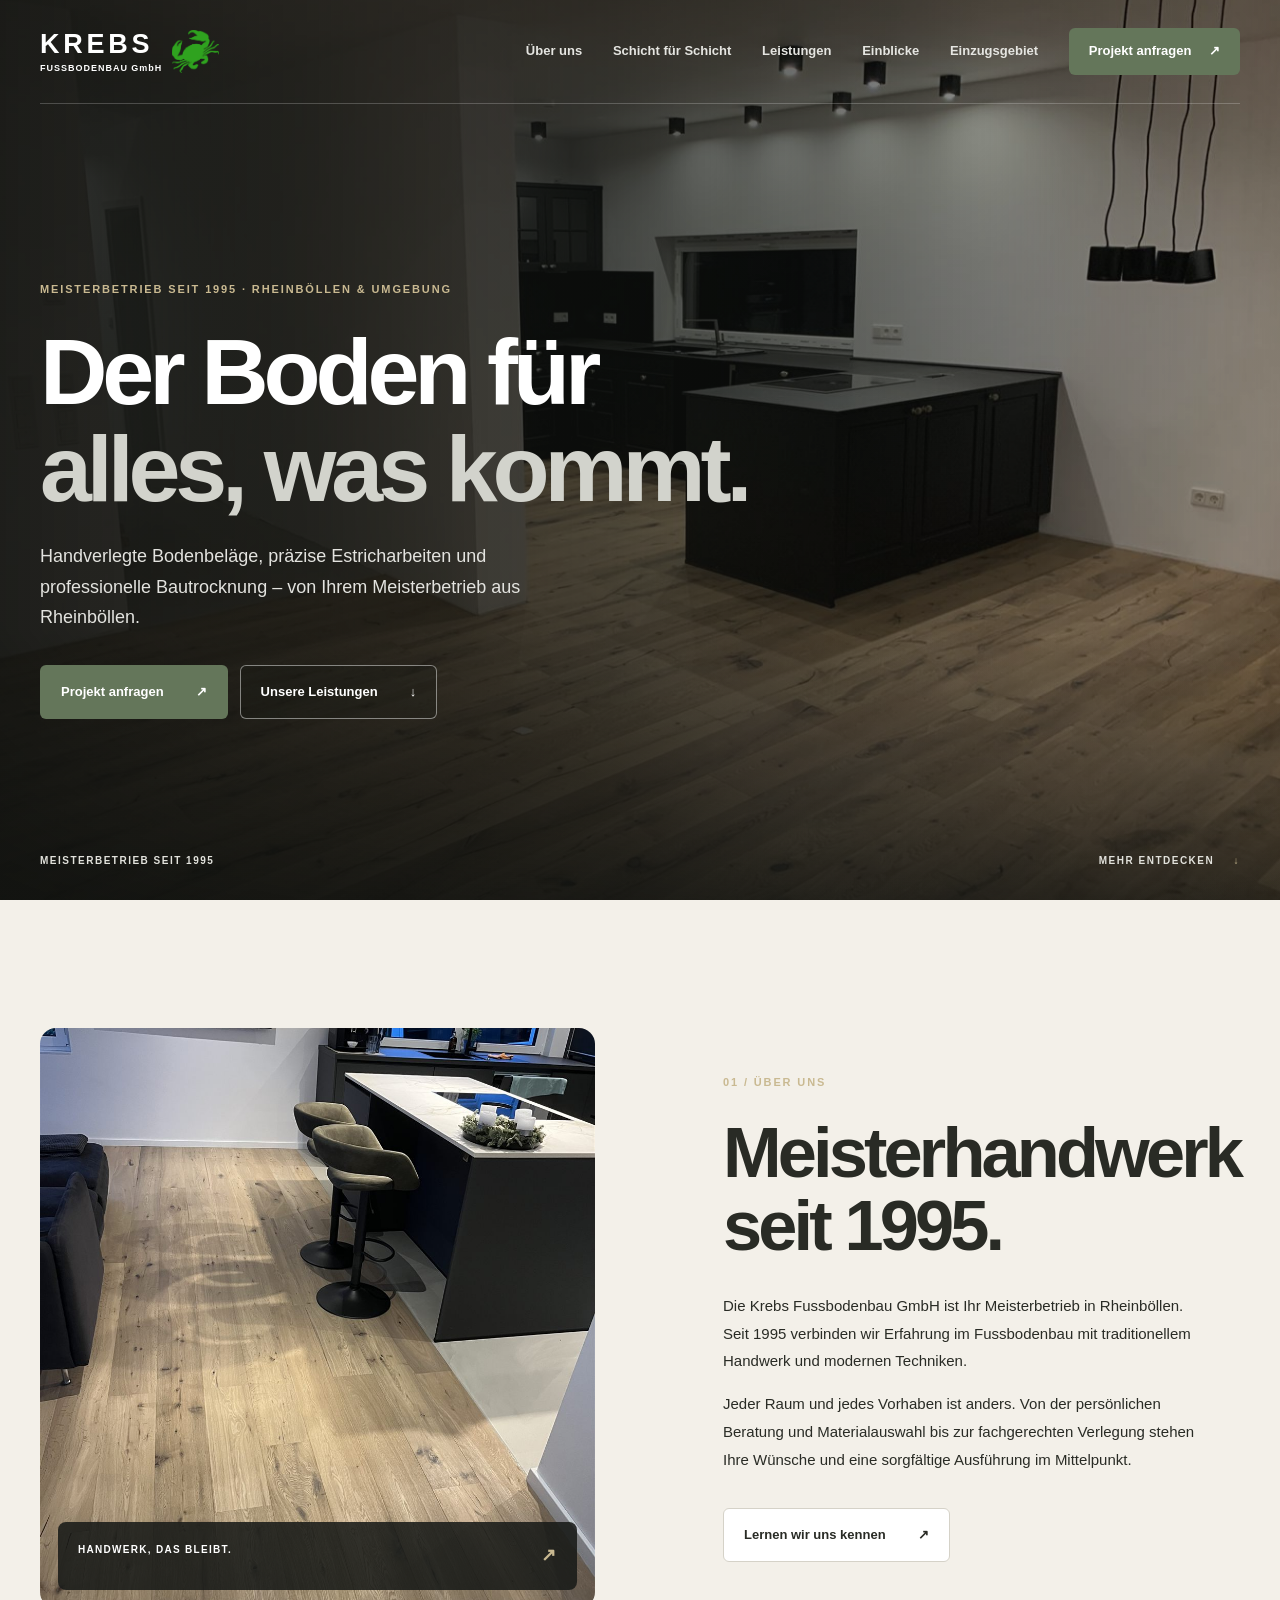
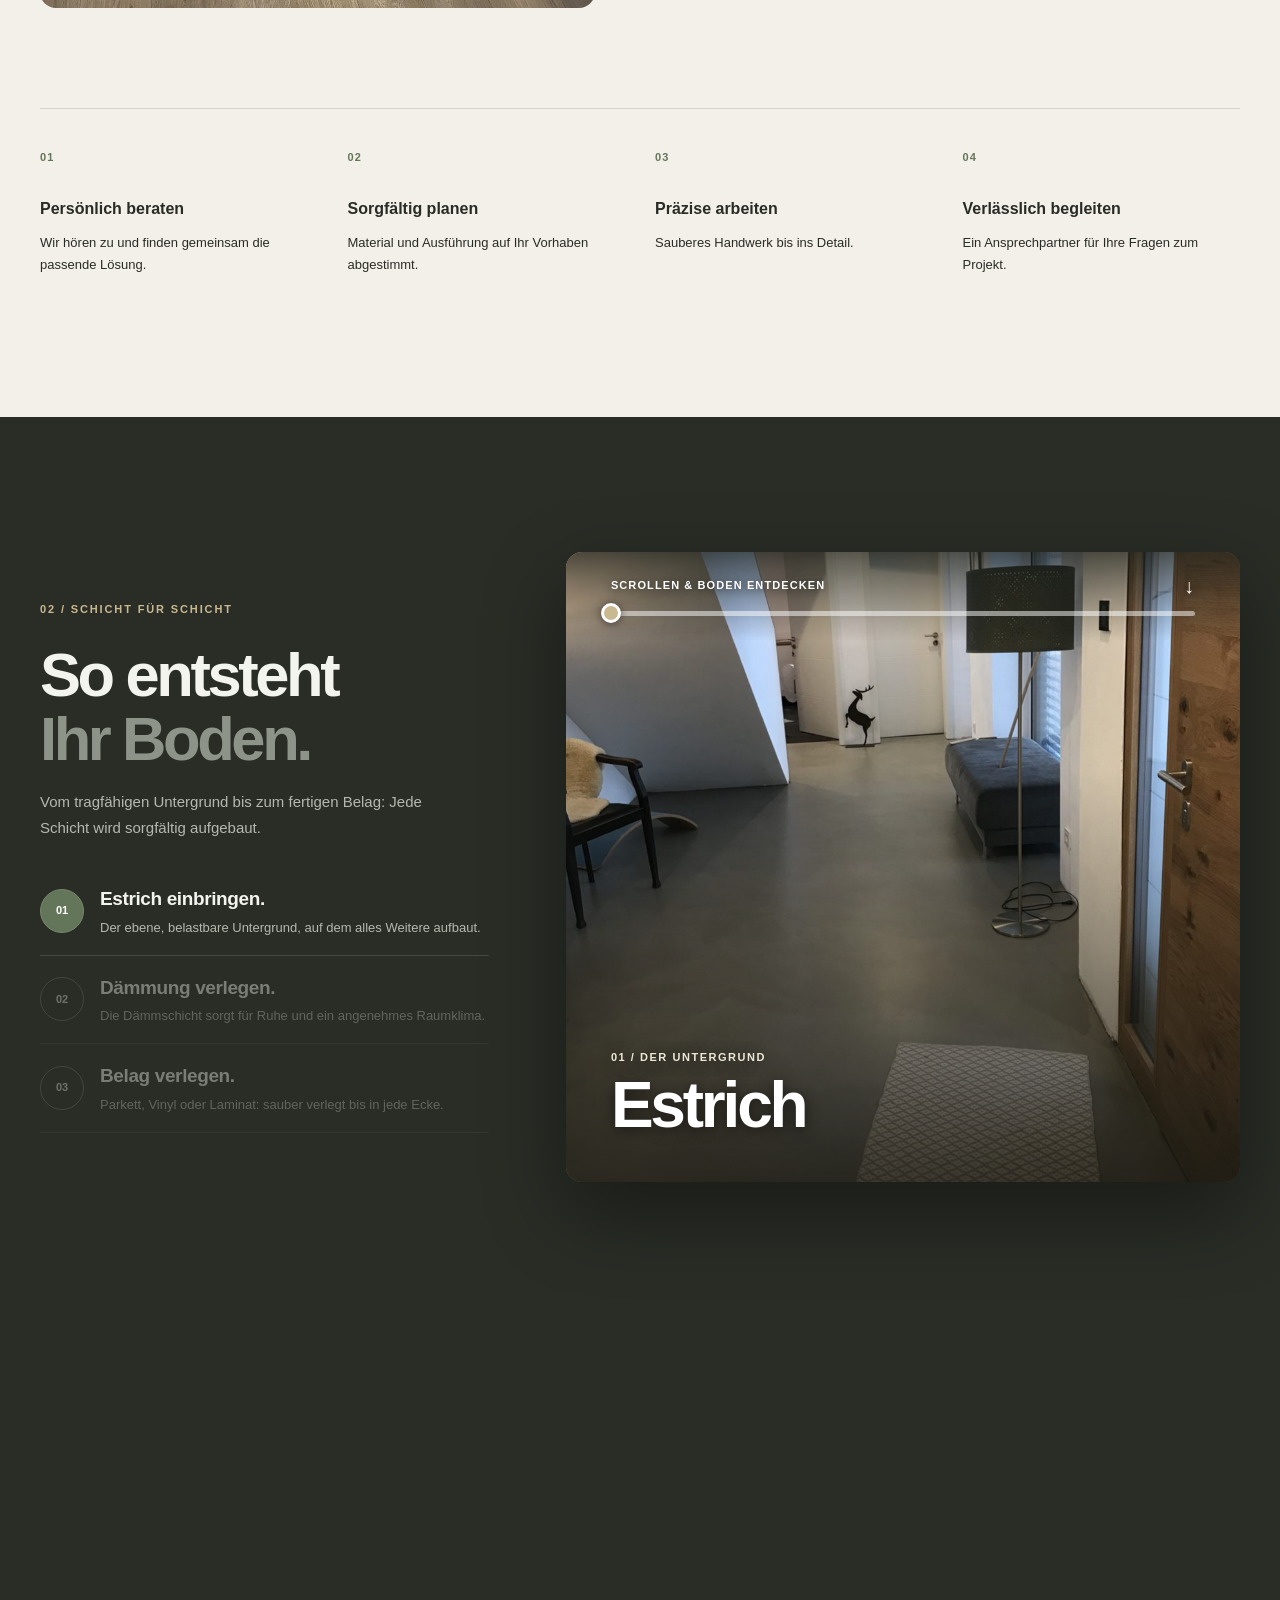
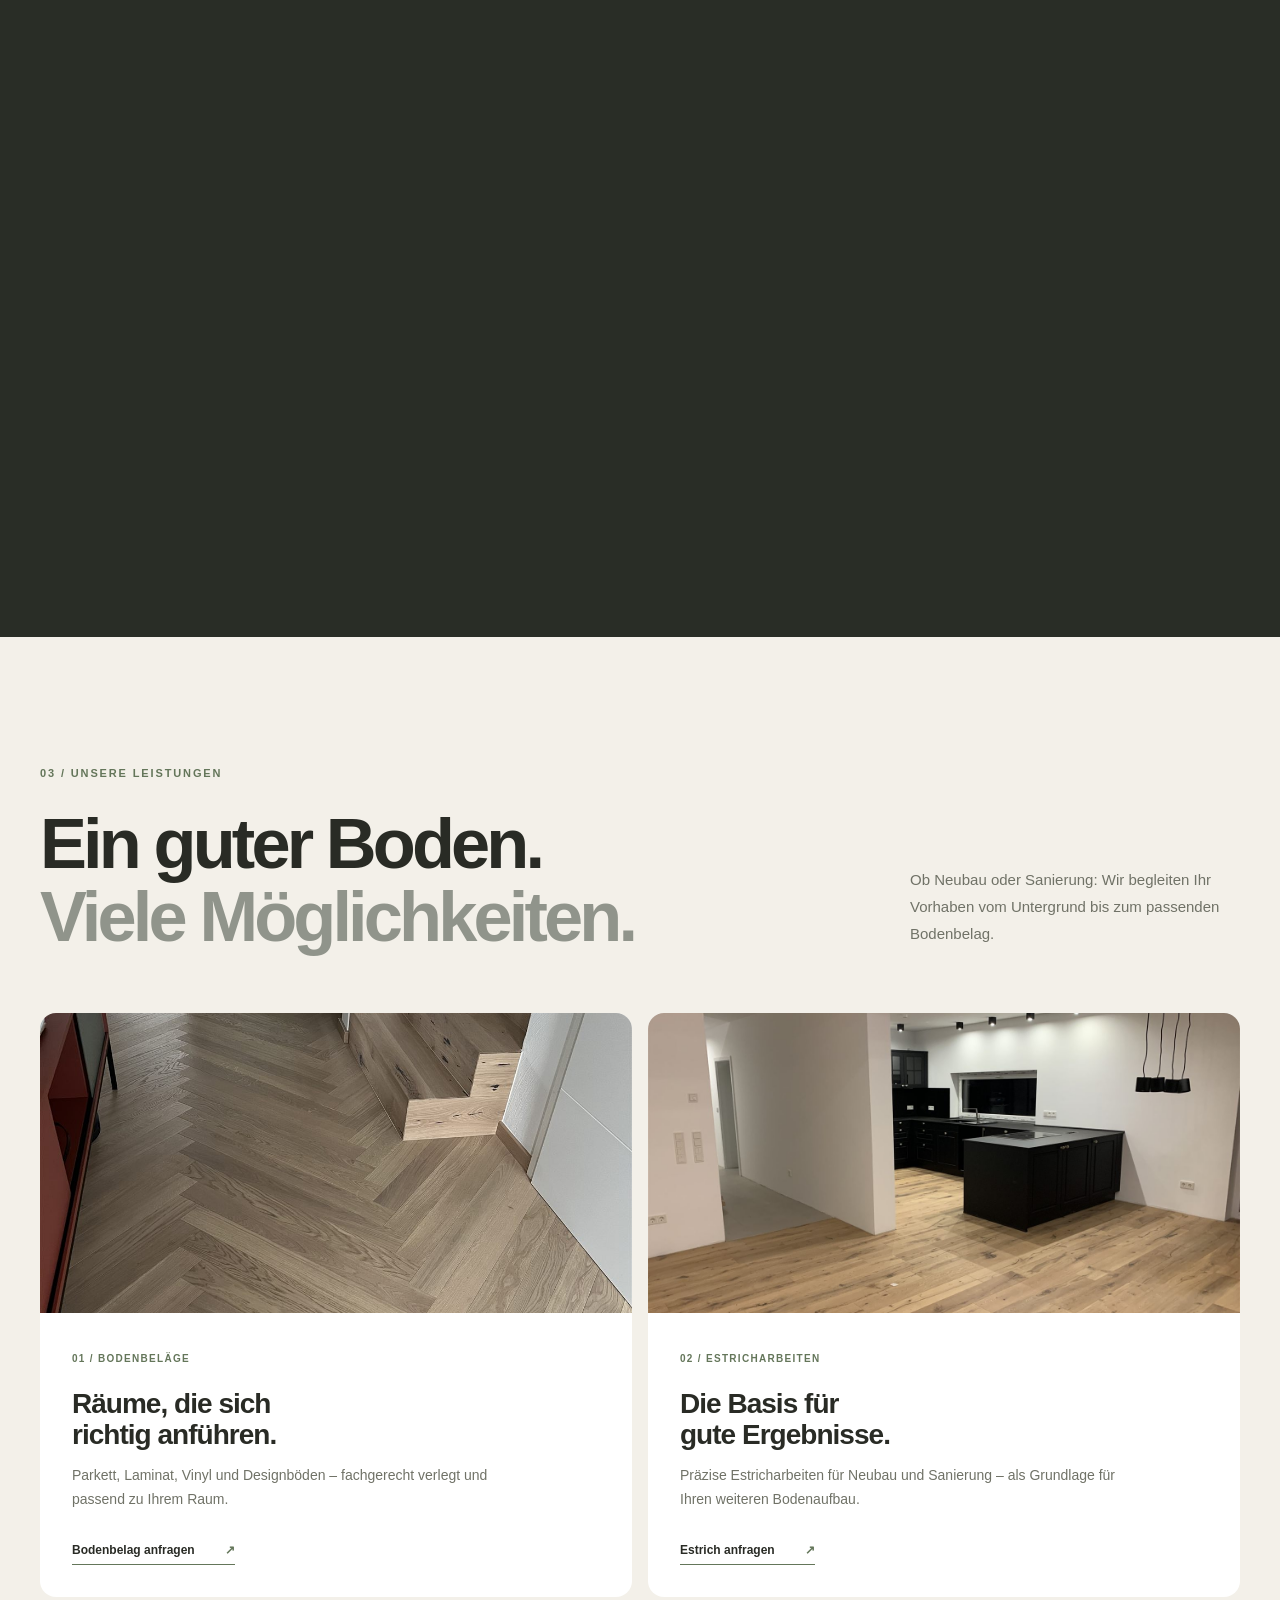
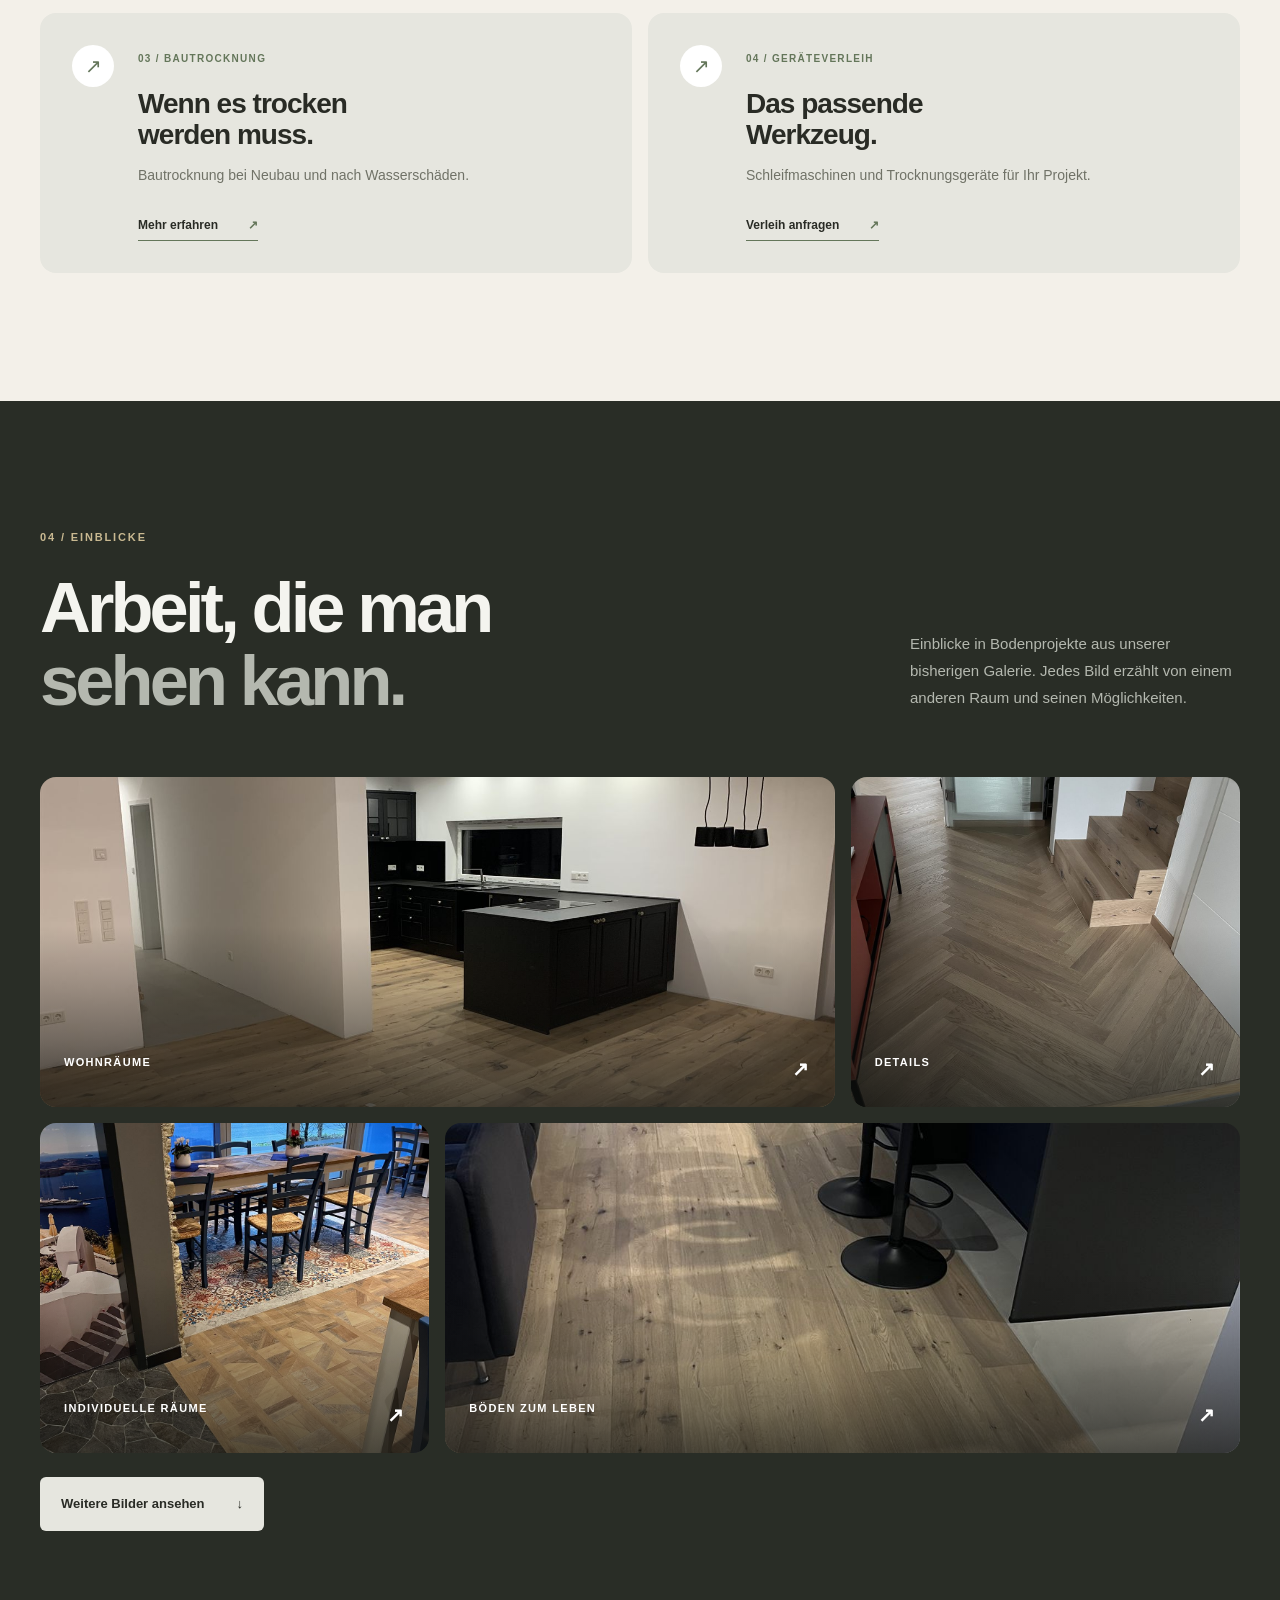
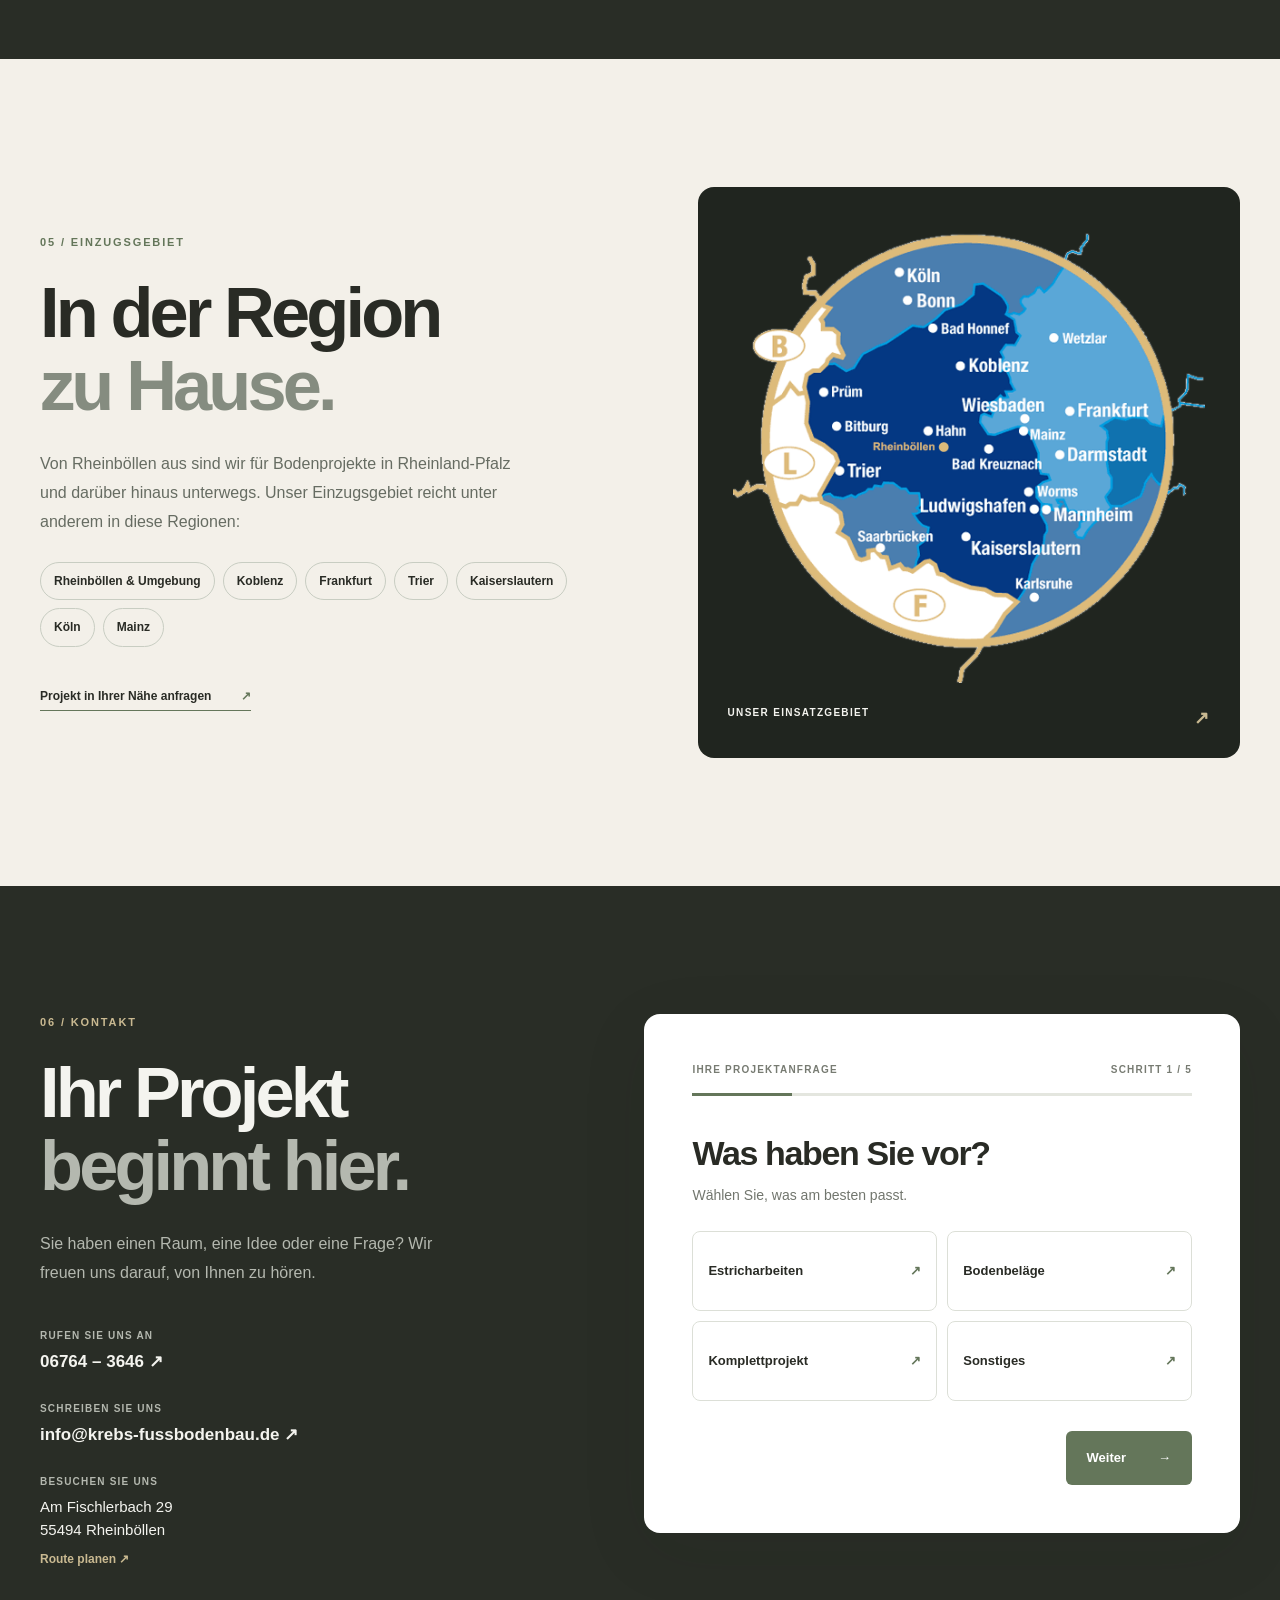
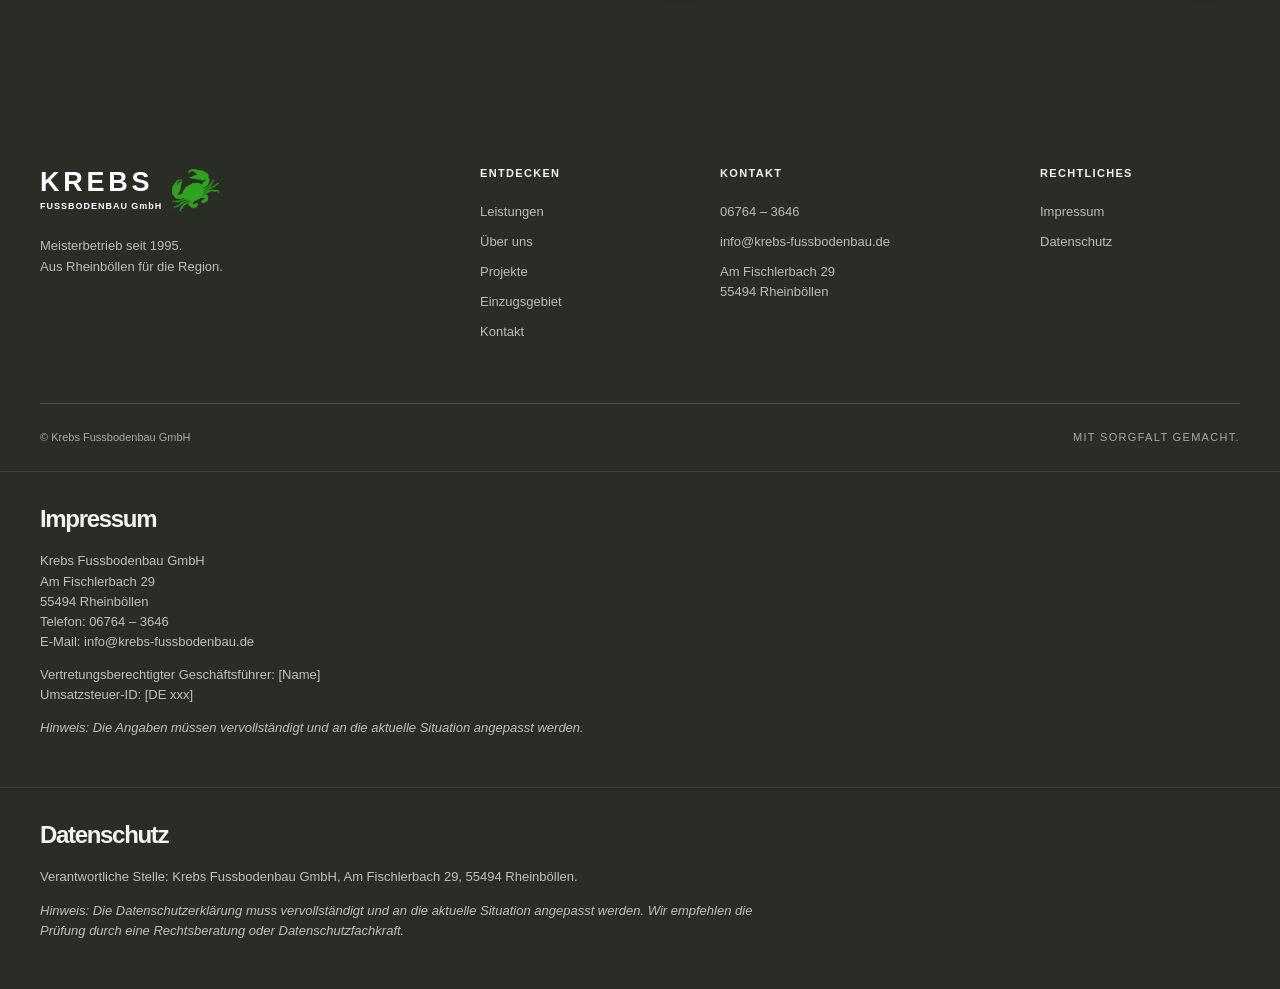
<file: index.html>
<!doctype html>
<html lang="de">
<head>
  <meta charset="utf-8">
  <meta name="viewport" content="width=device-width, initial-scale=1">
  <meta name="description" content="Krebs Fussbodenbau GmbH – Meisterbetrieb seit 1995 in Rheinböllen. Bodenbeläge, Estricharbeiten, Bautrocknung und Geräteverleih.">
  <meta name="theme-color" content="#161816">
  <title>Krebs Fussbodenbau | Böden mit Substanz</title>
  <link rel="icon" href="img/logo/krebs_gruen.png">
  <link rel="stylesheet" href="style.css?v=8">
  <style>
    /* Farbfolge nach dem Rubriken-Umzug anpassen (nur index.html, Override auf style.css):
       Hero bleibt dunkles Cover (Anker). Danach streng abwechselnd hell/dunkel,
       damit keine zwei benachbarten Abschnitte denselben Ton tragen –
       mehr Abwechslung als die ursprüngliche D D D L L L L D-Folge.
       Kontakt + Footer schließen als eine dunkle Bande ab.
       Die Textfarben der umgeflippten Abschnitte werden jeweils mit angepasst. */
    /* #ueber-uns → hell (helles Raumfoto, Werte-Kacheln werden nach unten abgebildet) */
    #ueber-uns{background:var(--light);color:var(--ink)}
    #ueber-uns .about-copy>p:not(.eyebrow){color:var(--ink)}
    #ueber-uns .about-copy h2{color:var(--ink)}
    #ueber-uns .about-copy h2 span{color:var(--ink)}
    #ueber-uns .values{border-color:var(--line)}
    #ueber-uns .values span{color:var(--accent)}
    #ueber-uns .values h3{color:var(--ink)}
    #ueber-uns .values p{color:var(--ink)}
    #ueber-uns .button-outline{color:var(--ink);border-color:var(--line);background:#fff}
    #ueber-uns .button-outline:hover{background:var(--accent);border-color:var(--accent);color:#fff}
    /* #referenzen → dunkel (stimmungsvolle Galerie-Wand, Karten bleiben hell) */
    #referenzen{background:var(--dark);color:#f4f4ef}
    #referenzen .eyebrow{color:#c9b991}
    #referenzen .section-heading h2{color:#f4f4ef}
    #referenzen .section-heading h2 span{color:#b4b8af}
    #referenzen .section-heading>p{color:#b4b8af}
    /* #kontakt → dunkel (weiße Form-Kartehebt sich, schließt als Bande mit Footer) */
    #kontakt .eyebrow{color:#c9b991}
    #kontakt .contact-copy h2{color:#f4f4ef}
    #kontakt .contact-copy h2 span{color:#b4b8af}
    #kontakt{background:var(--dark);color:#f4f4ef}
    #kontakt .contact-copy>p:not(.eyebrow){color:#b4b8af}
    #kontakt .contact-details span{color:#b4b8af}
    #kontakt .contact-details a{color:#f4f4ef}
    #kontakt .contact-details p{color:#f4f4ef}
    #kontakt .contact-details .route-link{color:#c9b991}
    /* Form-Karte bleibt weiß, ihre Texte müssen aber dunkel sein (erben sonst das #f4f4ef von .contact) */
    #kontakt .form-card{color:var(--ink)}
    /* Einzugsgebiet: kühles Sage (#e5e7df) → warme Creme, wie alle Light-Sections */
    .service-area{background:var(--light)}
    /* Referenzen-Galerie: der „Weitere Bilder“-Button ist auf dem dunklen Grund (#1d201d) unsichtbar */
    #referenzen .gallery-more{background:#e6e6df;color:#292b25}
    #referenzen .gallery-more:hover{background:var(--accent);color:#fff}
  </style>
    <script src="site.js?v=8" defer></script>
  <noscript><style>#request-form{display:none}.gallery-item{pointer-events:none}</style></noscript>
</head>
<body>
  <a class="skip-link" href="#inhalt">Zum Inhalt springen</a>
  <header class="site-header">
    <div class="wrap header-inner">
      <a class="brand" href="#start" aria-label="Krebs Fussbodenbau – Startseite">
        <span><strong>KREBS</strong><small>FUSSBODENBAU GmbH</small></span>
        <img src="img/logo/krebs_gruen.png" alt="" width="58" height="54">
      </a>
      <button class="menu-toggle" type="button" aria-expanded="false" aria-controls="navigation" aria-label="Menü öffnen"><span></span><span></span></button>
      <nav id="navigation" class="navigation" aria-label="Hauptnavigation">
        <a href="#ueber-uns">Über uns</a><a href="#ablauf">Schicht für Schicht</a><a href="#leistungen">Leistungen</a><a href="#referenzen">Einblicke</a><a href="#einzugsgebiet">Einzugsgebiet</a><a href="#kontakt" class="nav-cta">Projekt anfragen <span aria-hidden="true">↗</span></a>
      </nav>
    </div>
  </header>

  <main id="inhalt">
    <section class="hero" id="start">
      <img class="hero-image" src="img/new/optimized/IMG_3891.jpg" alt="" fetchpriority="high">
      <div class="hero-shade"></div>
      <div class="wrap hero-content">
        <p class="eyebrow hero-reveal">Meisterbetrieb seit 1995 · Rheinböllen &amp; Umgebung</p>
        <h1 class="hero-reveal">Der Boden für<br><span>alles, was kommt.</span></h1>
        <p class="hero-copy hero-reveal">Handverlegte Bodenbeläge, präzise Estricharbeiten und professionelle Bautrocknung – von Ihrem Meisterbetrieb aus Rheinböllen.</p>
        <div class="hero-actions hero-reveal"><a class="button button-accent" href="#kontakt">Projekt anfragen <span aria-hidden="true">↗</span></a><a class="button button-outline" href="#leistungen">Unsere Leistungen <span aria-hidden="true">↓</span></a></div>
      </div>
      <div class="wrap hero-bottom"><span>MEISTERBETRIEB SEIT 1995</span><a href="#leistungen">MEHR ENTDECKEN <span aria-hidden="true">↓</span></a></div>
    </section>

    <section class="about section-dark" id="ueber-uns">
      <div class="wrap about-grid">
        <div class="about-picture reveal"><img src="img/new/optimized/IMG_1839.jpg" alt="Heller Boden in einem Wohnraum" loading="lazy"><div class="picture-note"><span>HANDWERK, DAS BLEIBT.</span><span aria-hidden="true">↗</span></div></div>
        <div class="about-copy reveal"><p class="eyebrow">01 / Über uns</p><h2>Meisterhandwerk<br><span>seit 1995.</span></h2><p>Die Krebs Fussbodenbau GmbH ist Ihr Meisterbetrieb in Rheinböllen. Seit 1995 verbinden wir Erfahrung im Fussbodenbau mit traditionellem Handwerk und modernen Techniken.</p><p>Jeder Raum und jedes Vorhaben ist anders. Von der persönlichen Beratung und Materialauswahl bis zur fachgerechten Verlegung stehen Ihre Wünsche und eine sorgfältige Ausführung im Mittelpunkt.</p><a class="button button-outline" href="#kontakt">Lernen wir uns kennen <span aria-hidden="true">↗</span></a></div>
      </div>
      <div class="wrap values" aria-label="Unsere Arbeitsweise">
        <div class="reveal"><span>01</span><h3>Persönlich beraten</h3><p>Wir hören zu und finden gemeinsam die passende Lösung.</p></div>
        <div class="reveal"><span>02</span><h3>Sorgfältig planen</h3><p>Material und Ausführung auf Ihr Vorhaben abgestimmt.</p></div>
        <div class="reveal"><span>03</span><h3>Präzise arbeiten</h3><p>Sauberes Handwerk bis ins Detail.</p></div>
        <div class="reveal"><span>04</span><h3>Verlässlich begleiten</h3><p>Ein Ansprechpartner für Ihre Fragen zum Projekt.</p></div>
      </div>
    </section>

    <section class="process section-dark" id="ablauf" aria-labelledby="ablauf-title">
      <div class="process-pin" id="process-pin">
        <div class="wrap process-layout">
          <div class="process-copy">
            <p class="eyebrow">02 / Schicht für Schicht</p>
            <h2 id="ablauf-title">So entsteht<br><span>Ihr Boden.</span></h2>
            <p class="process-lead">Vom tragfähigen Untergrund bis zum fertigen Belag: Jede Schicht wird sorgfältig aufgebaut.</p>
            <ol class="process-list">
              <li class="process-step is-active" data-stage="0"><span class="process-index">01</span><div><h3>Estrich einbringen.</h3><p>Der ebene, belastbare Untergrund, auf dem alles Weitere aufbaut.</p></div></li>
              <li class="process-step" data-stage="1"><span class="process-index">02</span><div><h3>Dämmung verlegen.</h3><p>Die Dämmschicht sorgt für Ruhe und ein angenehmes Raumklima.</p></div></li>
              <li class="process-step" data-stage="2"><span class="process-index">03</span><div><h3>Belag verlegen.</h3><p>Parkett, Vinyl oder Laminat: sauber verlegt bis in jede Ecke.</p></div></li>
            </ol>
          </div>
          <div class="process-stage" id="process-stage">
            <figure class="stage-frame" data-stage="0"><img src="img/new/optimized/IMG_9463.jpg" alt="Glatt gespachtelter Estrich in einem Flur" loading="lazy"><figcaption><small>01 / Der Untergrund</small><span>Estrich</span></figcaption></figure>
            <figure class="stage-frame" data-stage="1"><img src="img/ablauf/daemmung-symbolbild.jpg" alt="Symbolbild: Dämmung wird auf dem Estrich ausgerollt" loading="lazy"><figcaption><small>02 / Die Zwischenschicht</small><span>Dämmung</span><em>Symbolbild (KI) – Platzhalter für eigenes Foto oder Video</em></figcaption></figure>
            <figure class="stage-frame" data-stage="2"><img src="img/new/optimized/IMG_9128.jpg" alt="Fertig verlegter Eichenboden in einem Wohnzimmer" loading="lazy"><figcaption><small>03 / Die Oberfläche</small><span>Belag</span></figcaption></figure>
            <div class="stage-guide">
              <div class="stage-guide-label"><span>Scrollen &amp; Boden entdecken</span><span aria-hidden="true">↓</span></div>
              <div class="stage-progress" aria-hidden="true"><span></span></div>
            </div>
          </div>
        </div>
      </div>
    </section>

    <section class="intro section-light" id="leistungen">
      <div class="wrap">
        <div class="section-heading reveal">
          <div><p class="eyebrow">03 / Unsere Leistungen</p><h2>Ein guter Boden.<br><span>Viele Möglichkeiten.</span></h2></div>
          <p>Ob Neubau oder Sanierung: Wir begleiten Ihr Vorhaben vom Untergrund bis zum passenden Bodenbelag.</p>
        </div>
        <div class="services">
          <article class="service-card reveal" id="bodenbelaege"><div class="service-image"><img src="img/new/optimized/IMG_2398.jpg" alt="Boden in Fischgrätoptik" loading="lazy"></div><div class="service-body"><span class="number">01 / BODENBELÄGE</span><h3>Räume, die sich<br>richtig anführen.</h3><p>Parkett, Laminat, Vinyl und Designböden – fachgerecht verlegt und passend zu Ihrem Raum.</p><a class="text-link" href="#kontakt">Bodenbelag anfragen <span aria-hidden="true">↗</span></a></div></article>
          <article class="service-card reveal" id="estrich"><div class="service-image"><img src="img/new/optimized/IMG_3891.jpg" alt="Moderner Raum mit verlegtem Boden" loading="lazy"></div><div class="service-body"><span class="number">02 / ESTRICHARBEITEN</span><h3>Die Basis für<br>gute Ergebnisse.</h3><p>Präzise Estricharbeiten für Neubau und Sanierung – als Grundlage für Ihren weiteren Bodenaufbau.</p><a class="text-link" href="#kontakt">Estrich anfragen <span aria-hidden="true">↗</span></a></div></article>
          <article class="service-small reveal"><span class="service-icon" aria-hidden="true">↗</span><div><span class="number">03 / BAUTROCKNUNG</span><h3>Wenn es trocken<br>werden muss.</h3><p>Bautrocknung bei Neubau und nach Wasserschäden.</p><a class="text-link" href="#kontakt">Mehr erfahren <span aria-hidden="true">↗</span></a></div></article>
          <article class="service-small reveal"><span class="service-icon" aria-hidden="true">↗</span><div><span class="number">04 / GERÄTEVERLEIH</span><h3>Das passende<br>Werkzeug.</h3><p>Schleifmaschinen und Trocknungsgeräte für Ihr Projekt.</p><a class="text-link" href="#kontakt">Verleih anfragen <span aria-hidden="true">↗</span></a></div></article>
        </div>
      </div>
    </section>

    <section class="projects section-light" id="referenzen">
      <div class="wrap">
        <div class="section-heading reveal"><div><p class="eyebrow">04 / Einblicke</p><h2>Arbeit, die man<br><span>sehen kann.</span></h2></div><p>Einblicke in Bodenprojekte aus unserer bisherigen Galerie. Jedes Bild erzählt von einem anderen Raum und seinen Möglichkeiten.</p></div>
        <div class="gallery">
          <button class="gallery-item gallery-wide reveal" type="button" data-image="img/new/optimized/IMG_3891.jpg" data-alt="Heller Boden in einem modernen Wohnraum"><img src="img/new/optimized/IMG_3891.jpg" alt="Heller Boden in einem modernen Wohnraum" loading="lazy"><span>WOHNRÄUME <b aria-hidden="true">↗</b></span></button>
          <button class="gallery-item reveal" type="button" data-image="img/new/optimized/IMG_2398.jpg" data-alt="Boden in Fischgrätoptik mit Treppe"><img src="img/new/optimized/IMG_2398.jpg" alt="Boden in Fischgrätoptik mit Treppe" loading="lazy"><span>DETAILS <b aria-hidden="true">↗</b></span></button>
          <button class="gallery-item reveal" type="button" data-image="img/new/optimized/IMG_3994.jpg" data-alt="Bodenbelag in einem Gastraum"><img src="img/new/optimized/IMG_3994.jpg" alt="Bodenbelag in einem Gastraum" loading="lazy"><span>INDIVIDUELLE RÄUME <b aria-hidden="true">↗</b></span></button>
          <button class="gallery-item gallery-wide reveal" type="button" data-image="img/new/optimized/IMG_1839.jpg" data-alt="Heller Boden in einem Wohnbereich"><img src="img/new/optimized/IMG_1839.jpg" alt="Heller Boden in einem Wohnbereich" loading="lazy"><span>BÖDEN ZUM LEBEN <b aria-hidden="true">↗</b></span></button>
        </div>
        <button class="button gallery-more" id="gallery-more" type="button" hidden>Weitere Bilder ansehen <span aria-hidden="true">↓</span></button>
      </div>
    </section>
    <dialog class="lightbox" aria-label="Projektbild vergrößert"><button class="lightbox-close" type="button" aria-label="Bild schließen">×</button><img alt=""><p></p></dialog>

    <section class="service-area section-light" id="einzugsgebiet">
      <div class="wrap area-grid">
        <div class="area-copy reveal"><p class="eyebrow">05 / Einzugsgebiet</p><h2>In der Region<br><span>zu Hause.</span></h2><p>Von Rheinböllen aus sind wir für Bodenprojekte in Rheinland-Pfalz und darüber hinaus unterwegs. Unser Einzugsgebiet reicht unter anderem in diese Regionen:</p><ul class="area-places"><li>Rheinböllen &amp; Umgebung</li><li>Koblenz</li><li>Frankfurt</li><li>Trier</li><li>Kaiserslautern</li><li>Köln</li><li>Mainz</li></ul><a class="text-link" href="#kontakt">Projekt in Ihrer Nähe anfragen <span aria-hidden="true">↗</span></a></div>
        <div class="area-map reveal"><img src="img/gebiet/einzugsgebiet.png" alt="Karte des Einzugsgebiets rund um Rheinböllen, unter anderem bis Köln, Frankfurt, Trier und Kaiserslautern" loading="lazy"><span>UNSER EINSATZGEBIET <span aria-hidden="true">↗</span></span></div>
      </div>
    </section>

    

    <section class="contact section-light" id="kontakt">
      <div class="wrap contact-grid">
        <div class="contact-copy reveal"><p class="eyebrow">06 / Kontakt</p><h2>Ihr Projekt<br><span>beginnt hier.</span></h2><p>Sie haben einen Raum, eine Idee oder eine Frage? Wir freuen uns darauf, von Ihnen zu hören.</p><div class="contact-details"><div><span>RUFEN SIE UNS AN</span><a href="tel:067643646">06764 – 3646 ↗</a></div><div><span>SCHREIBEN SIE UNS</span><a href="mailto:info@krebs-fussbodenbau.de">info@krebs-fussbodenbau.de ↗</a></div><div><span>BESUCHEN SIE UNS</span><p>Am Fischlerbach 29<br>55494 Rheinböllen</p><a class="route-link" href="https://maps.google.de/maps?q=Am+Fischlerbach+29,+55494+Rheinb%C3%B6llen" target="_blank" rel="noopener noreferrer">Route planen ↗</a></div></div></div>
        <div class="form-card">
          <form id="request-form" novalidate>
            <div class="form-top"><span>IHRE PROJEKTANFRAGE</span><span id="step-counter" aria-live="polite">SCHRITT 1 / 5</span></div>
            <div class="progress" aria-hidden="true"><span id="progress-bar"></span></div>
            <fieldset class="form-step"><legend>Was haben Sie vor?</legend><p>Wählen Sie, was am besten passt.</p><div class="choices">
              <label><input type="radio" name="bedarf" value="Estricharbeiten" required><span>Estricharbeiten <b>↗</b></span></label>
              <label><input type="radio" name="bedarf" value="Bodenbeläge"><span>Bodenbeläge <b>↗</b></span></label>
              <label><input type="radio" name="bedarf" value="Komplettprojekt"><span>Komplettprojekt <b>↗</b></span></label>
              <label><input type="radio" name="bedarf" value="Sonstiges"><span>Sonstiges <b>↗</b></span></label>
            </div></fieldset>
            <fieldset class="form-step" hidden><legend>Um welches Objekt geht es?</legend><p>Wählen Sie eine passende Beschreibung.</p><div class="choices">
              <label><input type="radio" name="objekt" value="Neubau" required><span>Neubau <b>↗</b></span></label>
              <label><input type="radio" name="objekt" value="Sanierung"><span>Sanierung <b>↗</b></span></label>
              <label><input type="radio" name="objekt" value="Gewerbe"><span>Gewerbe <b>↗</b></span></label>
              <label><input type="radio" name="objekt" value="Privat"><span>Privat <b>↗</b></span></label>
            </div></fieldset>
            <fieldset class="form-step" hidden><legend>Erzählen Sie uns mehr.</legend><p>Diese Angaben sind freiwillig.</p><div class="fields">
              <label>Gewünschte Leistung<input name="leistung" type="text" maxlength="150" placeholder="z. B. Vinylboden"></label>
              <label>Ungefähre Fläche in m²<input name="flaeche" type="number" min="1" max="1000000" placeholder="z. B. 80"></label>
              <label>Gewünschter Zeitraum<input name="zeitraum" type="text" maxlength="150" placeholder="z. B. Frühjahr"></label>
              <label>Weitere Informationen<textarea name="details" maxlength="1500" rows="3" placeholder="Was sollten wir noch wissen?"></textarea></label>
            </div></fieldset>
            <fieldset class="form-step" hidden><legend>Wie erreichen wir Sie?</legend><p>Mit * gekennzeichnete Felder sind erforderlich.</p><div class="fields">
              <label>Name *<input name="name" autocomplete="name" required maxlength="150"></label>
              <label>Telefonnummer<input name="telefon" type="tel" autocomplete="tel" maxlength="50"></label>
              <label>E-Mail-Adresse *<input name="email" type="email" autocomplete="email" required maxlength="254"></label>
              <label>Ihre Nachricht<textarea name="nachricht" maxlength="1500" rows="3"></textarea></label>
            </div></fieldset>
            <fieldset class="form-step" hidden><legend>Alles auf einen Blick.</legend><p>Prüfen Sie Ihre Angaben, bevor Sie den E-Mail-Entwurf öffnen.</p><dl id="summary" class="summary"></dl><p class="form-note">Es öffnet sich Ihr E-Mail-Programm. Bitte senden Sie die vorbereitete Nachricht dort selbst ab. Ohne eingerichtetes E-Mail-Programm schreiben Sie uns direkt an <a href="mailto:info@krebs-fussbodenbau.de">info@krebs-fussbodenbau.de</a>.</p></fieldset>
            <div class="form-actions"><button class="button button-back" id="form-back" type="button" hidden>← Zurück</button><button class="button button-accent" id="form-next" type="button">Weiter <span aria-hidden="true">→</span></button><button class="button button-accent" id="form-email" type="submit" hidden>E-Mail-Entwurf öffnen <span aria-hidden="true">↗</span></button></div>
          </form>
          <noscript><p>Für die Projektanfrage benötigen Sie JavaScript. Alternativ schreiben Sie direkt an <a href="mailto:info@krebs-fussbodenbau.de">info@krebs-fussbodenbau.de</a> oder rufen Sie uns an.</p></noscript>
        </div>
      </div>
    </section>
  </main>
  <footer class="footer section-dark">
    <div class="wrap footer-grid"><div><a class="brand" href="#start"><span><strong>KREBS</strong><small>FUSSBODENBAU GmbH</small></span><img src="img/logo/krebs_gruen.png" alt="" width="58" height="54"></a><p>Meisterbetrieb seit 1995.<br>Aus Rheinböllen für die Region.</p></div><div><h2>Entdecken</h2><a href="#leistungen">Leistungen</a><a href="#ueber-uns">Über uns</a><a href="#referenzen">Projekte</a><a href="#einzugsgebiet">Einzugsgebiet</a><a href="#kontakt">Kontakt</a></div><div><h2>Kontakt</h2><a href="tel:067643646">06764 – 3646</a><a href="mailto:info@krebs-fussbodenbau.de">info@krebs-fussbodenbau.de</a><p>Am Fischlerbach 29<br>55494 Rheinböllen</p></div><div><h2>Rechtliches</h2><a href="#impressum">Impressum</a><a href="#datenschutz">Datenschutz</a></div></div>
    <div class="wrap footer-bottom">© Krebs Fussbodenbau GmbH <span>MIT SORGFALT GEMACHT.</span></div>
  </footer>
  <section class="legal section-dark" id="impressum"><div class="wrap"><h2>Impressum</h2><p>Krebs Fussbodenbau GmbH<br>Am Fischlerbach 29<br>55494 Rheinböllen<br>Telefon: 06764 – 3646<br>E-Mail: info@krebs-fussbodenbau.de</p><p>Vertretungsberechtigter Geschäftsführer: [Name]<br>Umsatzsteuer-ID: [DE xxx]</p><p><em>Hinweis: Die Angaben müssen vervollständigt und an die aktuelle Situation angepasst werden.</em></p></div></section>
  <section class="legal section-dark" id="datenschutz"><div class="wrap"><h2>Datenschutz</h2><p>Verantwortliche Stelle: Krebs Fussbodenbau GmbH, Am Fischlerbach 29, 55494 Rheinböllen.</p><p><em>Hinweis: Die Datenschutzerklärung muss vervollständigt und an die aktuelle Situation angepasst werden. Wir empfehlen die Prüfung durch eine Rechtsberatung oder Datenschutzfachkraft.</em></p></div></section>
  <a class="mobile-contact" href="#kontakt">Projekt anfragen <span aria-hidden="true">↗</span></a>
</body>
</html>
</file>
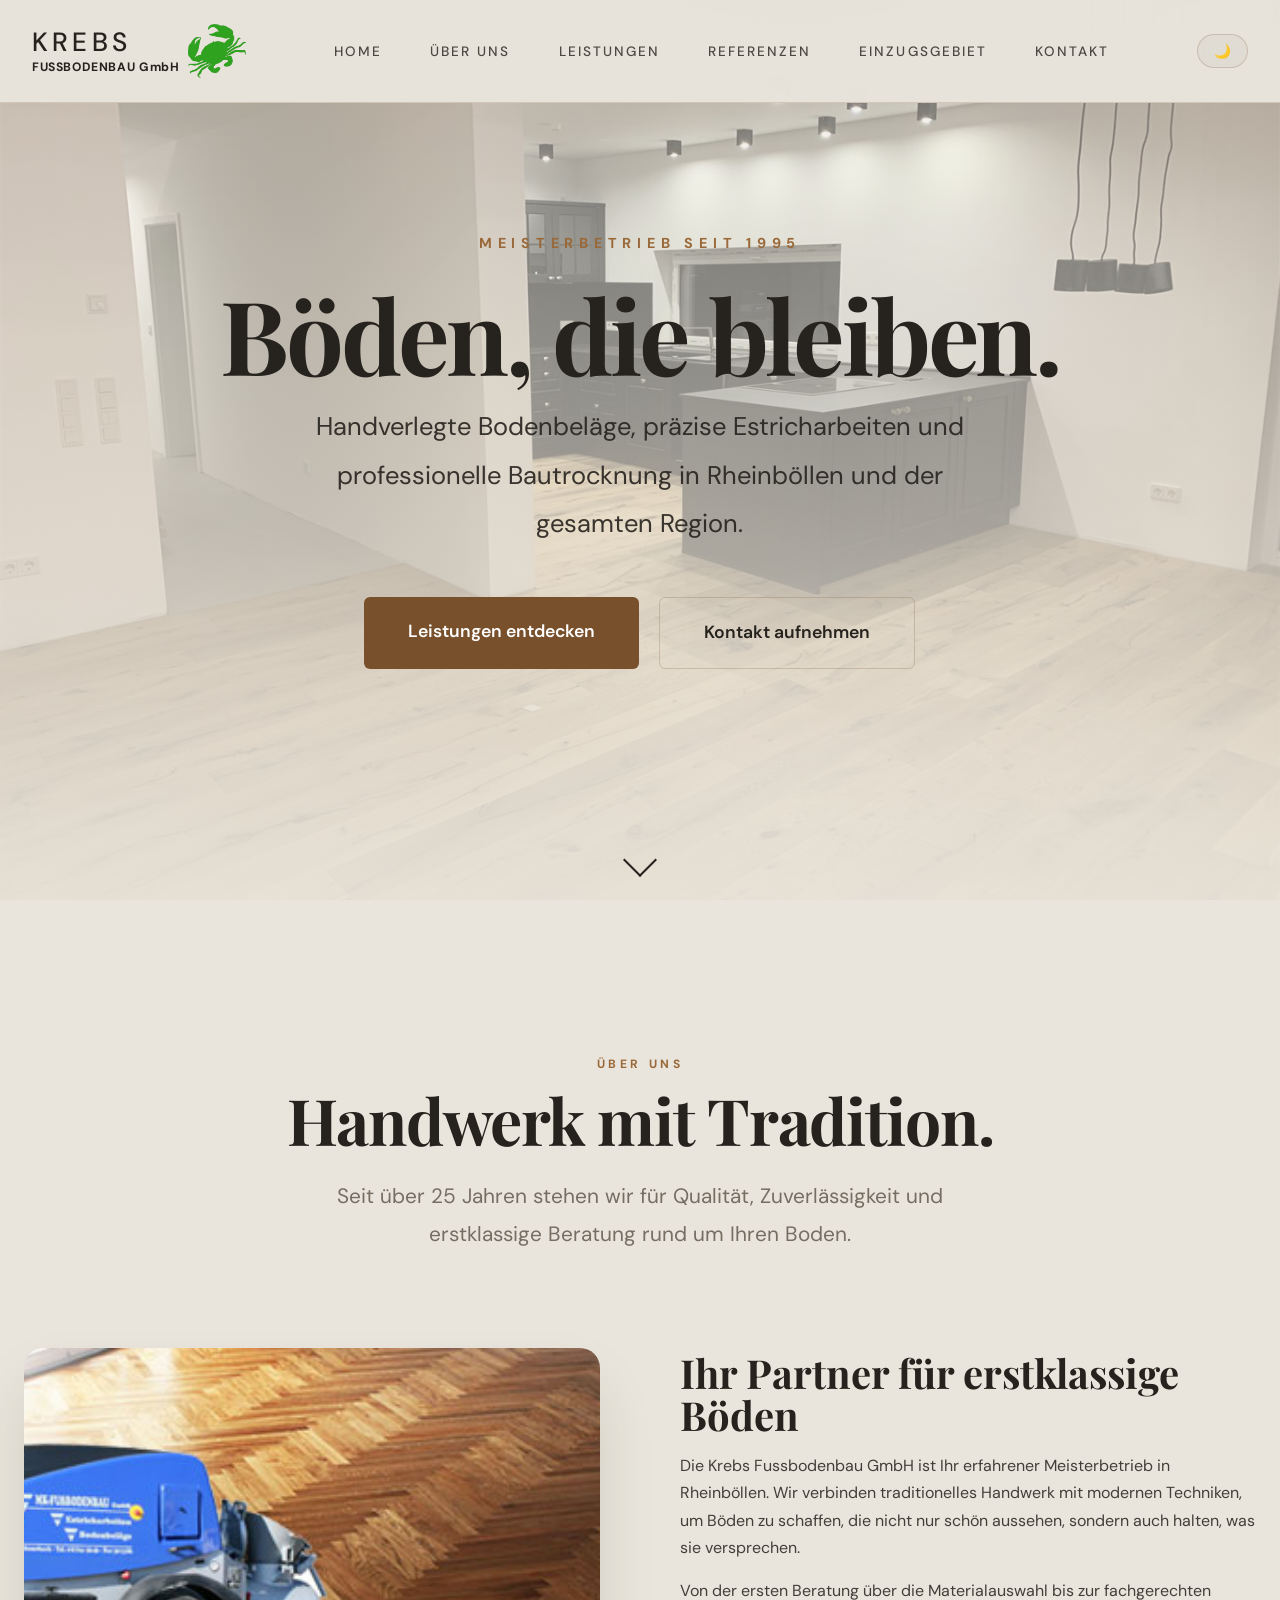
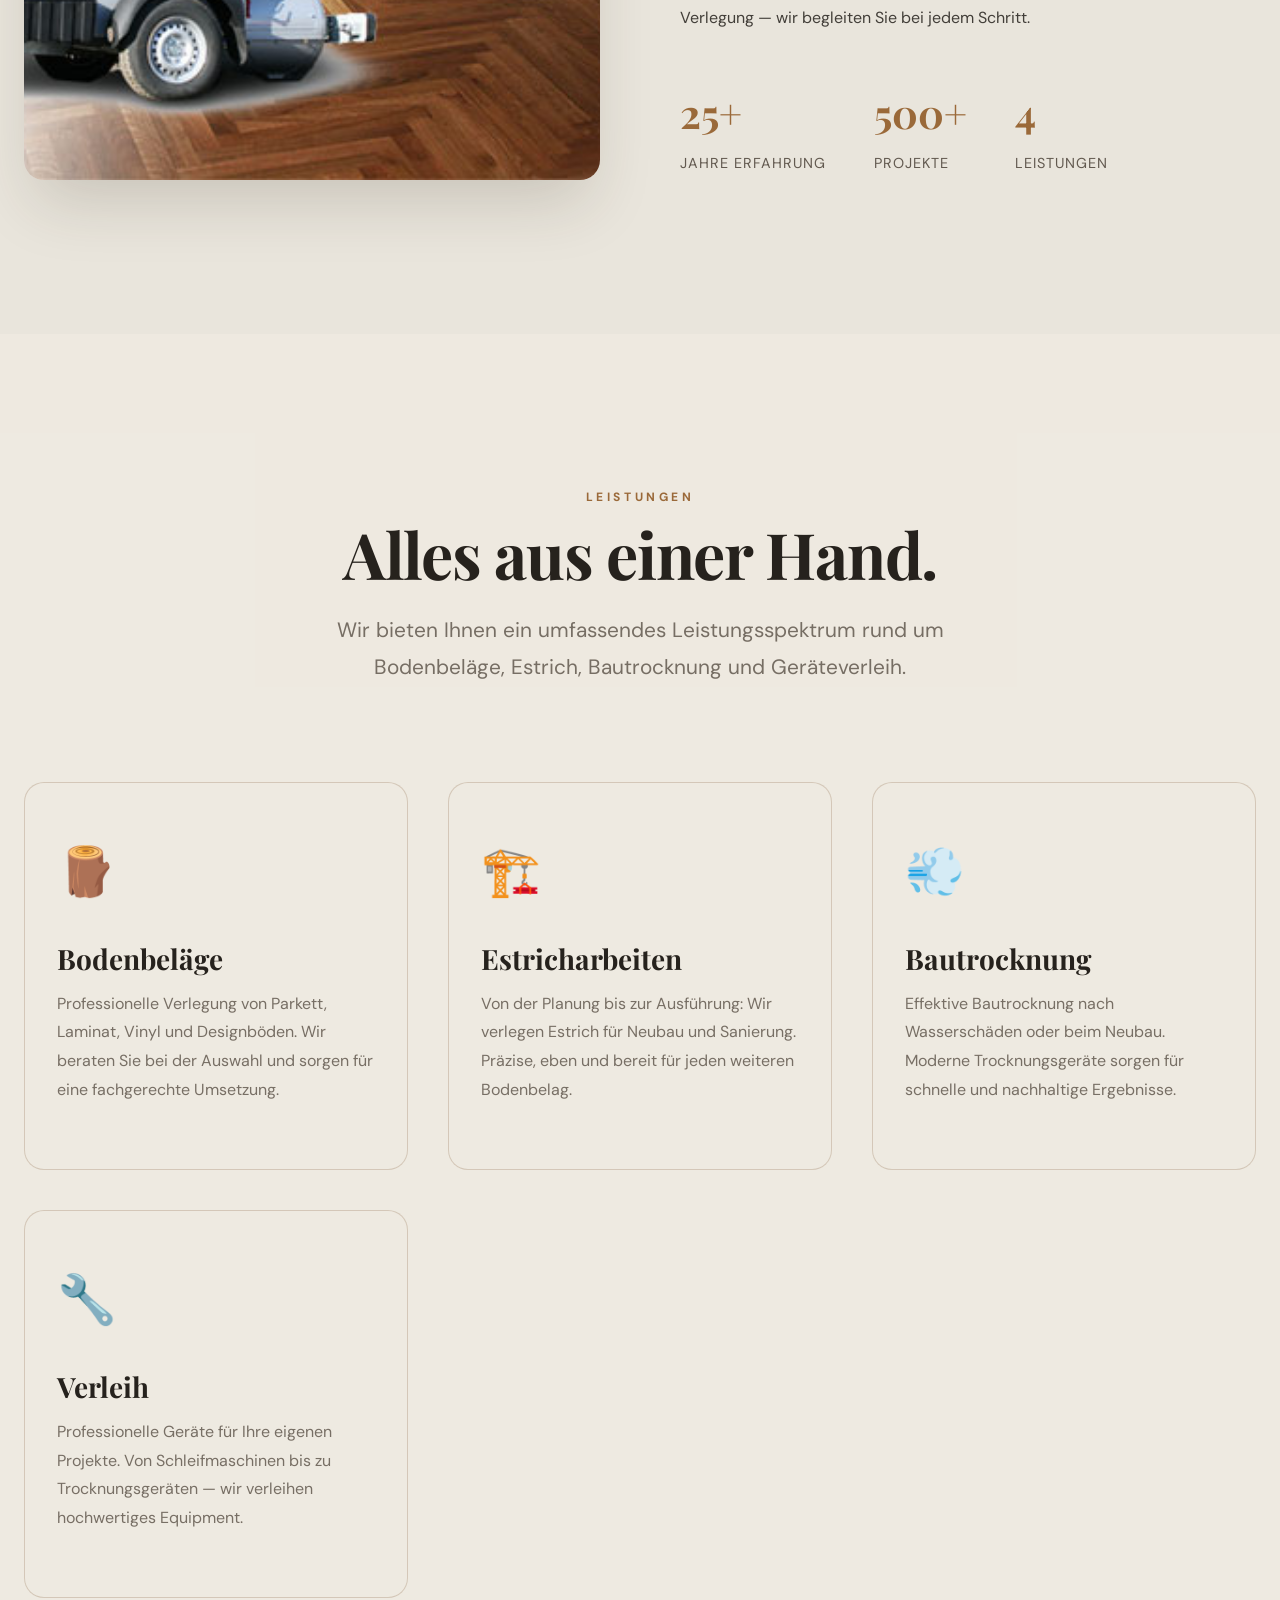
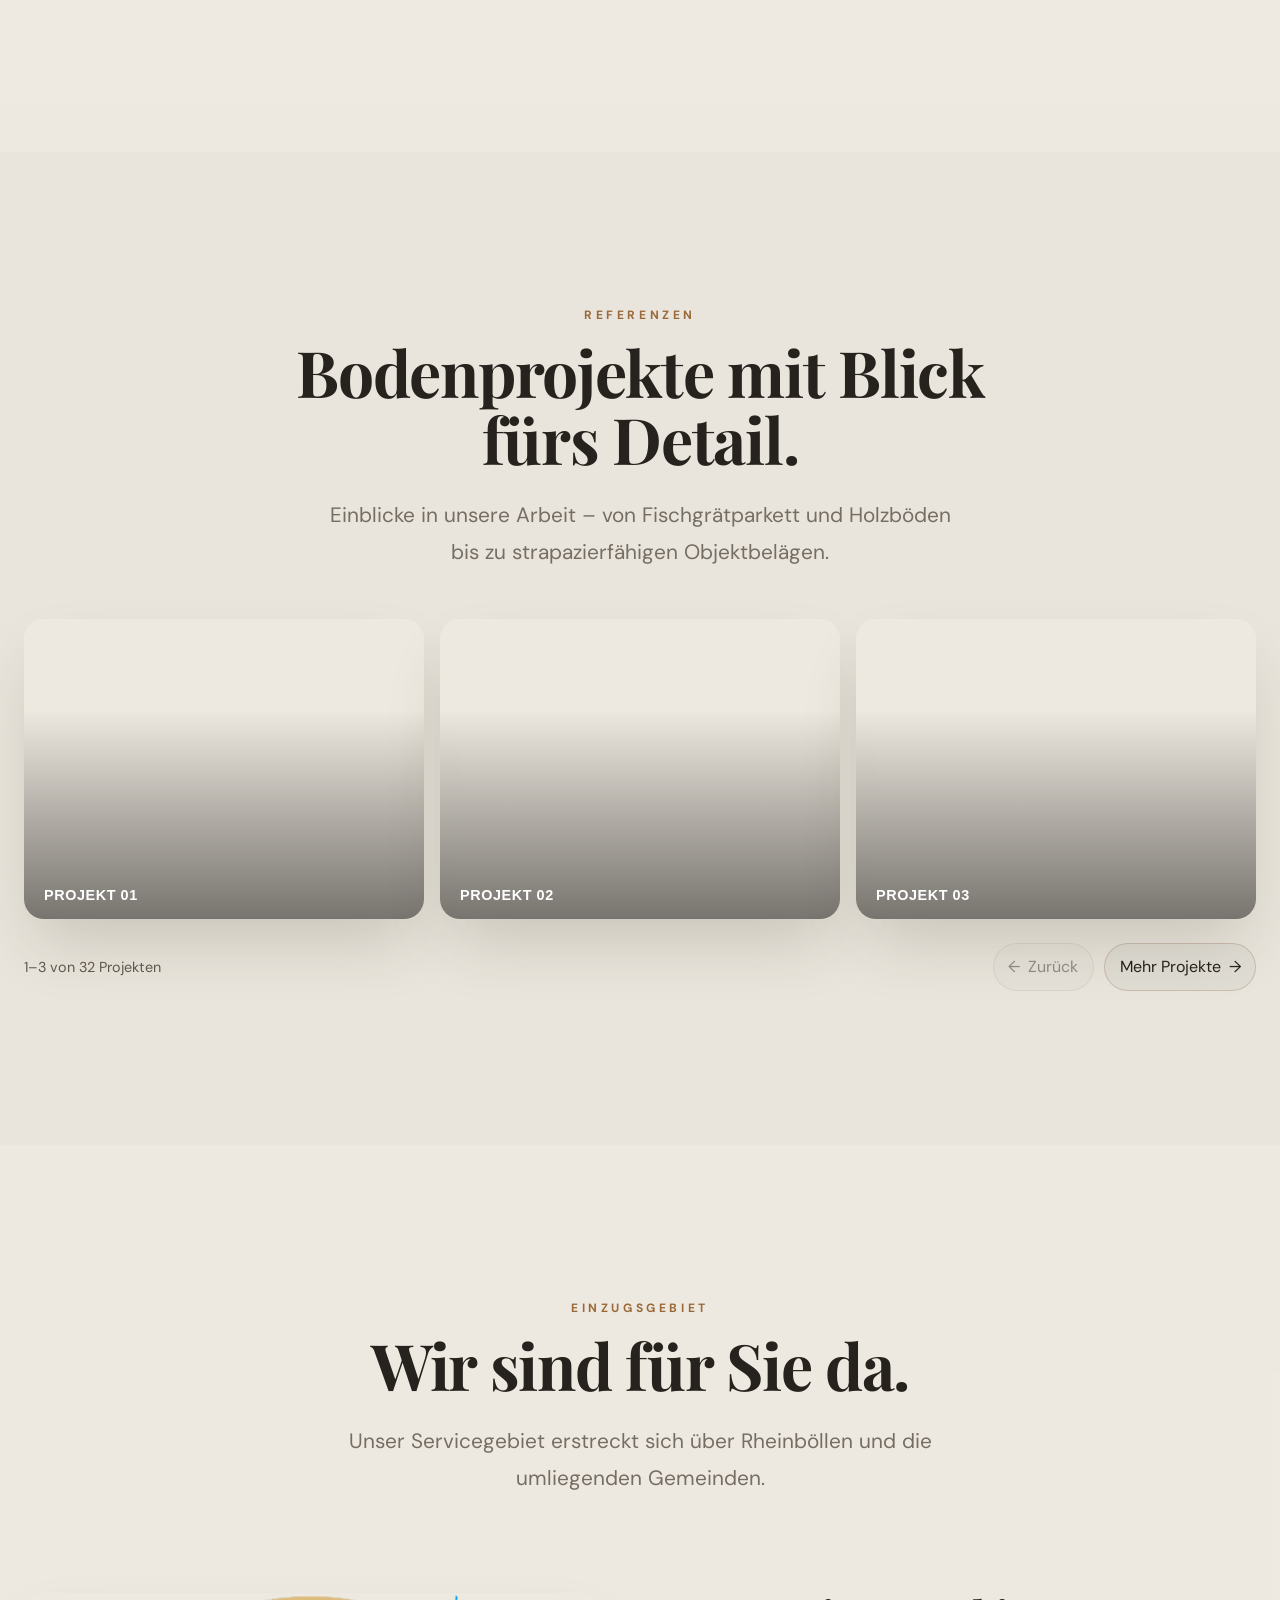
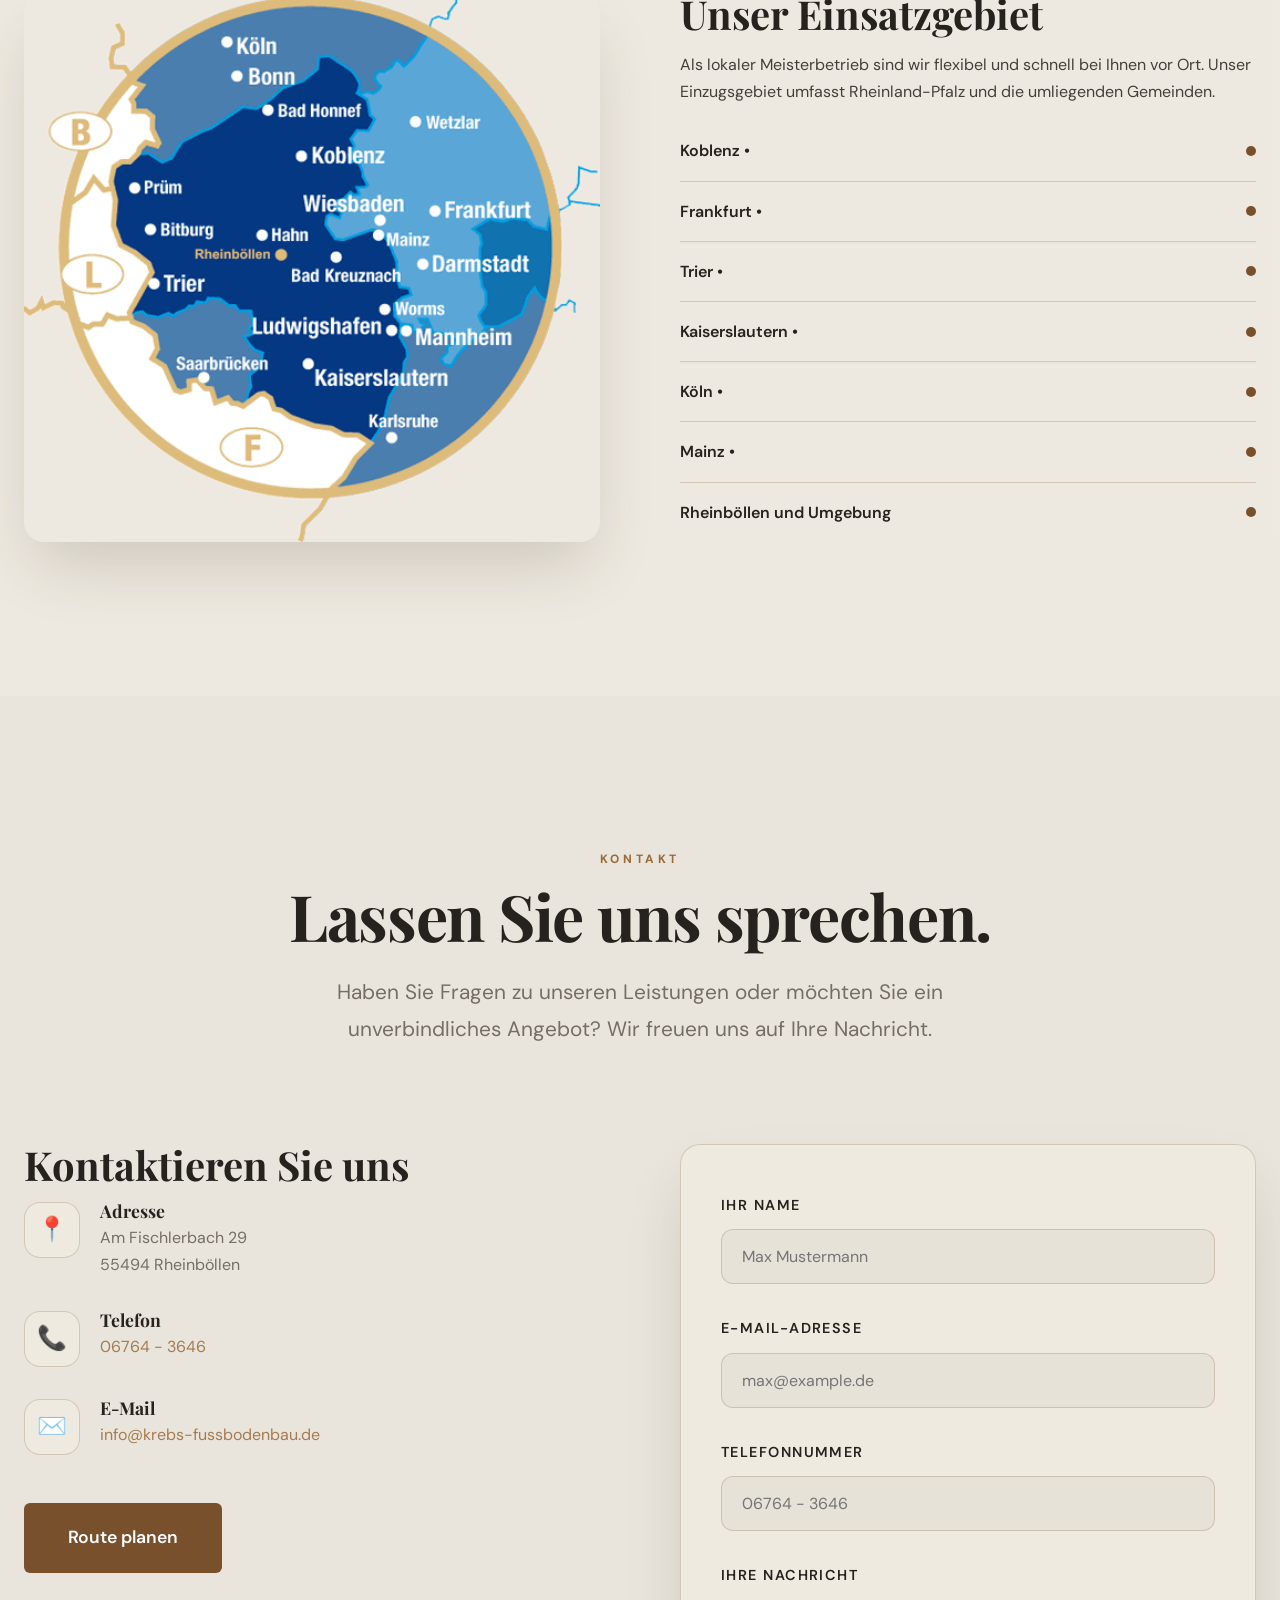
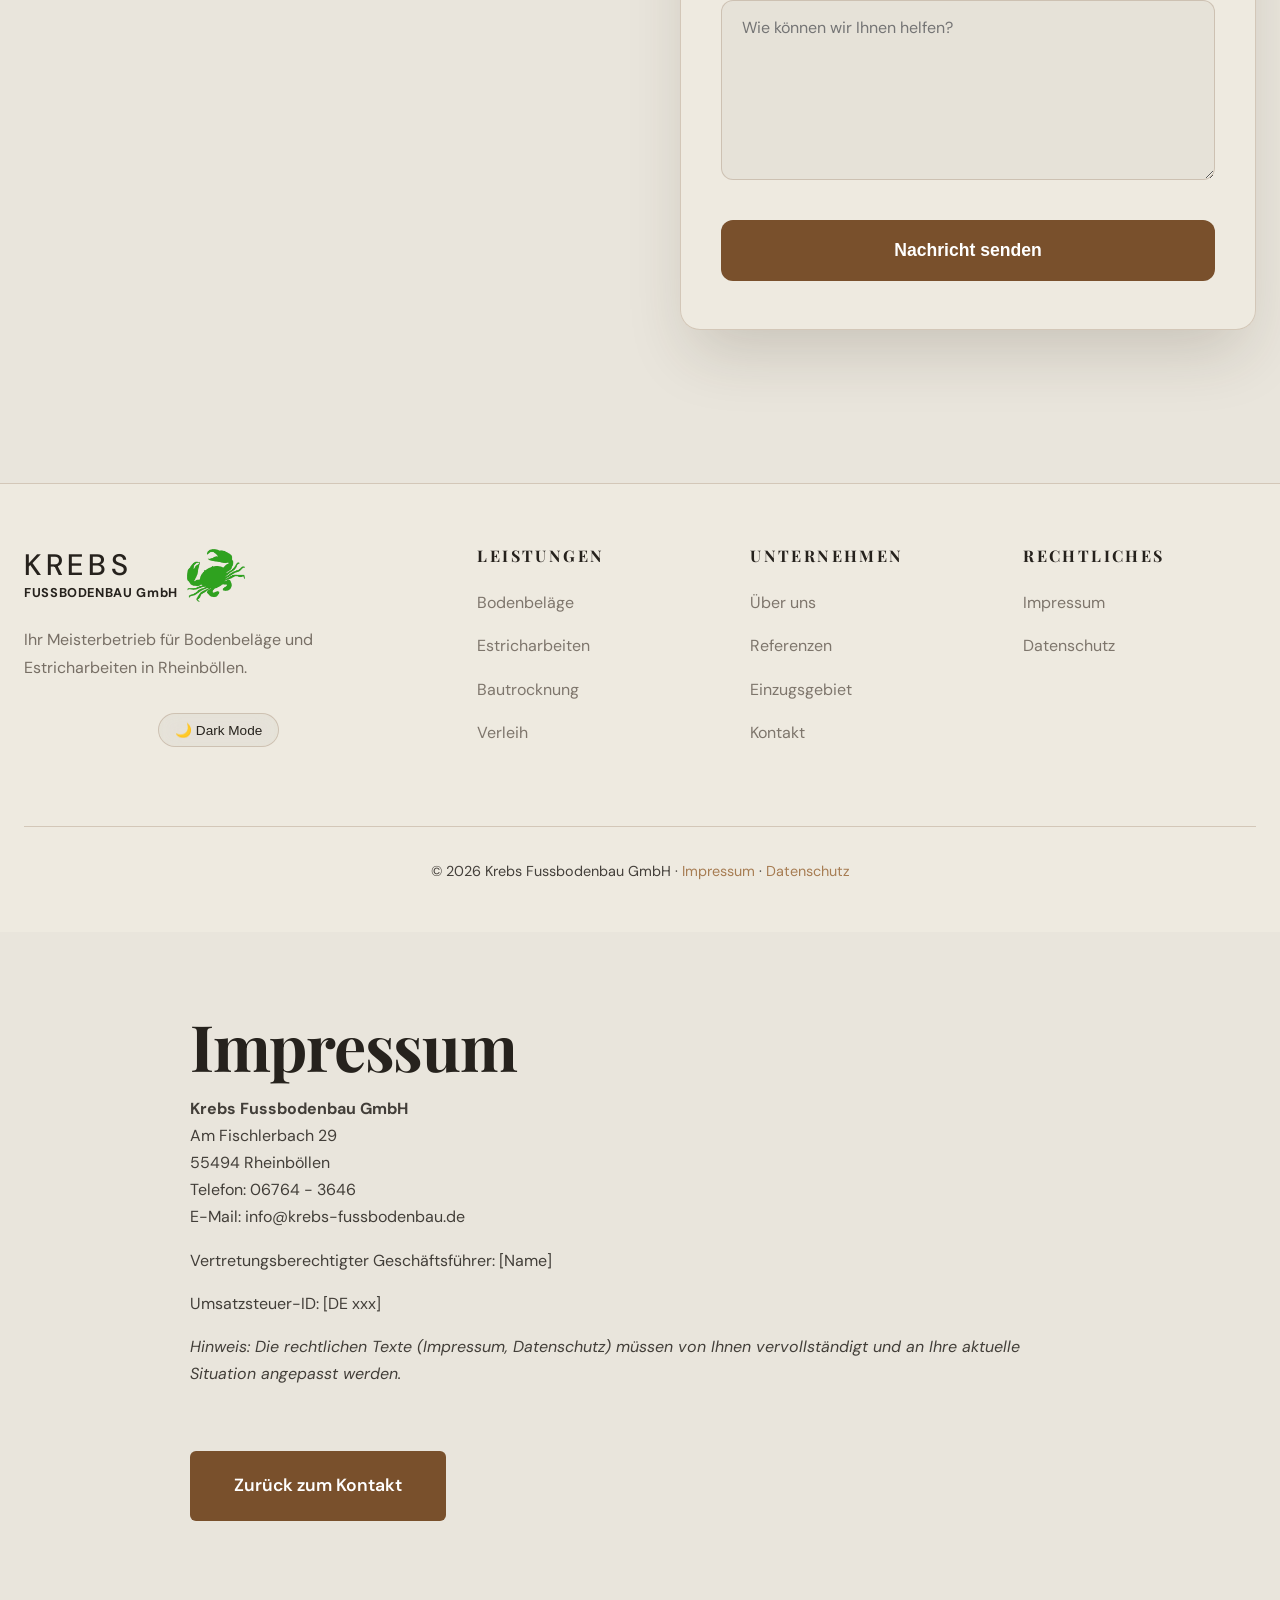
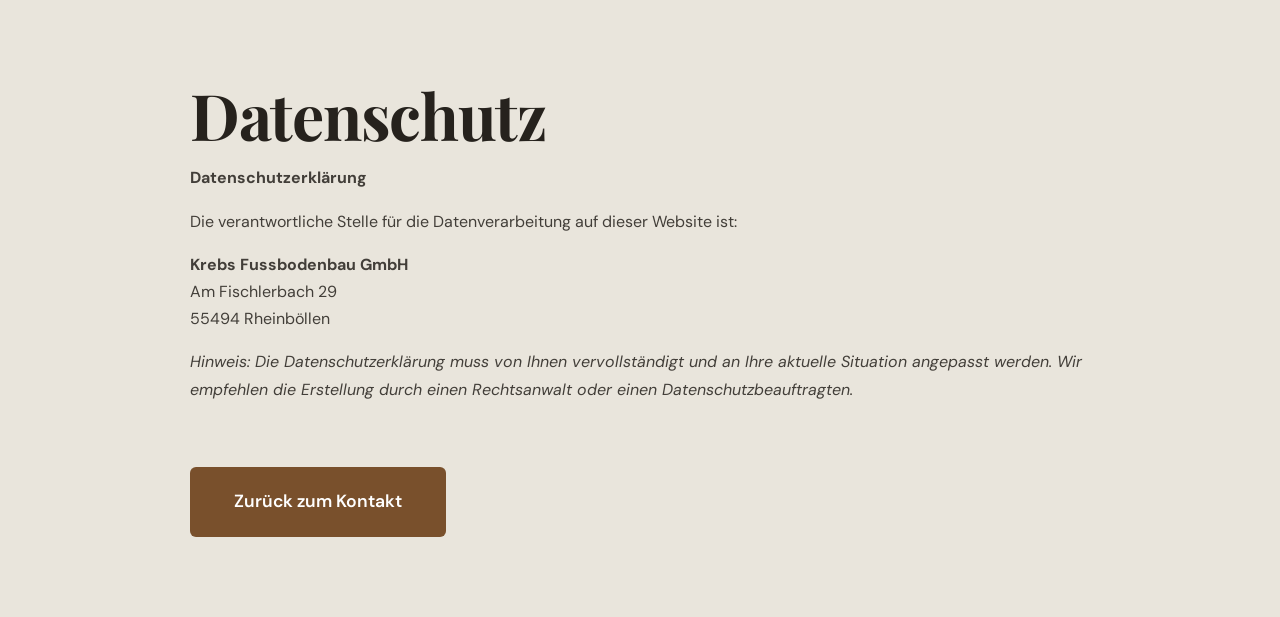
<file: index.backup.html>
<!DOCTYPE html>
<html lang="de">
<head>
  <meta charset="utf-8">
  <meta name="viewport" content="width=device-width, initial-scale=1.0, viewport-fit=cover">
  <title>Krebs Fussbodenbau — Meisterbetrieb Rheinböllen</title>
  <meta name="description" content="Krebs Fussbodenbau GmbH — Bodenbeläge, Estricharbeiten, Bautrocknung und Verleih in Rheinböllen und Umgebung.">
  <link rel="preconnect" href="https://fonts.googleapis.com">
  <link rel="preconnect" href="https://fonts.gstatic.com" crossorigin>
  <link href="https://fonts.googleapis.com/css2?family=DM+Sans:wght@400;500;600;700&family=Playfair+Display:ital,wght@0,500;0,600;0,700;0,900;1,500;1,600;1,700&display=swap" rel="stylesheet">
  <style>
    :root {
      --bg: #0a0806;
      --fg: #f5f1e8;
      --accent: #8b5a2b;
      --accent-hover: #c9a06b;
      --muted: #9a9084;
      --card: rgba(26, 22, 16, 0.7);
      --card-border: rgba(139, 90, 43, 0.25);
      --shadow: 0 32px 64px -12px rgba(0,0,0,0.6);
      --radius: 20px;
      --transition: all 0.8s cubic-bezier(0.23, 1, 0.32, 1);
      --glass: rgba(255, 255, 255, 0.03);
      --nav-bg: rgba(10, 8, 6, 0.94);
      --nav-border: rgba(139, 90, 43, 0.15);
      --hero-overlay: linear-gradient(180deg, rgba(10, 8, 6, 0.2) 0%, rgba(10, 8, 6, 0.5) 50%, rgba(10, 8, 6, 0.85) 100%);
    }
    :root[data-theme="light"] {
      --bg: #e9e5dc;
      --fg: #26221d;
      --accent: #79502c;
      --accent-hover: #9a6939;
      --muted: #62594f;
      --card: rgba(238, 234, 225, 0.94);
      --card-border: rgba(121, 80, 44, 0.22);
      --shadow: 0 32px 64px -12px rgba(58, 42, 25, 0.18);
      --glass: rgba(38, 34, 29, 0.04);
      --nav-bg: rgba(233, 229, 220, 0.97);
      --nav-border: rgba(121, 80, 44, 0.2);
      --hero-overlay: linear-gradient(180deg, rgba(233, 229, 220, 0.45) 0%, rgba(233, 229, 220, 0.68) 55%, rgba(233, 229, 220, 0.94) 100%);
    }
    * { box-sizing: border-box; }
    html { scroll-behavior: smooth; overflow-x: clip; }
    body {
      font-family: 'DM Sans', sans-serif;
      background: var(--bg);
      color: var(--fg);
      margin: 0;
      padding: 0;
      min-height: 100vh;
      line-height: 1.7;
      overflow-x: clip;
    }
    h1, h2, h3, h4 { font-family: 'Playfair Display', Georgia, serif; font-weight: 700; line-height: 1.05; margin: 0 0 1rem; }
    h1 { font-size: clamp(3.5rem, 8vw, 7rem); letter-spacing: -0.03em; }
    h2 { font-size: clamp(2.5rem, 6vw, 4rem); letter-spacing: -0.02em; }
    h3 { font-size: clamp(1.75rem, 4vw, 2.5rem); }
    h4 { font-size: clamp(1.25rem, 3vw, 1.75rem); }
    p { margin: 0 0 1rem; color: var(--fg); opacity: 0.85; }
    a { color: var(--accent); text-decoration: none; transition: var(--transition); }
    a:hover { color: var(--accent-hover); }
    .skip-link {
      position: absolute; top: -100%; left: 0; background: var(--accent); color: white;
      padding: 0.5rem 1rem; z-index: 1000; transition: top 0.3s;
    }
    .skip-link:focus { top: 0; }
    .eyebrow { color: var(--accent-hover); font-size: 0.75rem; font-weight: 700; letter-spacing: 0.3em; text-transform: uppercase; margin-bottom: 0.75rem; display: block; }
    section { padding: clamp(5rem, 12vw, 10rem) 1.5rem; position: relative; }
    .container { max-width: 1400px; margin: 0 auto; }
    .section-header { text-align: center; max-width: 800px; margin: 0 auto 6rem; }
    .section-title { margin-bottom: 1.5rem; }
    .section-subtitle { font-size: 1.3rem; color: var(--muted); max-width: 650px; margin: 0 auto; line-height: 1.8; }
    #referenzen .section-header { margin-bottom: 3rem; }
    .reveal { opacity: 0; transform: translateY(40px); transition: var(--transition); }
    .reveal.active { opacity: 1; transform: translateY(0); }
    .reveal-delay-1 { transition-delay: 0.1s; }
    .reveal-delay-2 { transition-delay: 0.2s; }
    .reveal-delay-3 { transition-delay: 0.3s; }
    @keyframes fadeUp { from { opacity: 0; transform: translateY(40px); } to { opacity: 1; transform: translateY(0); } }
    @keyframes bounce { 0%, 100% { transform: translateX(-50%) translateY(0); } 50% { transform: translateX(-50%) translateY(-14px); } }
    @keyframes pulse { 0%, 100% { opacity: 1; } 50% { opacity: 0.5; } }
    a:focus-visible, button:focus-visible { outline: 2px solid var(--accent); outline-offset: 3px; }
    @media (max-width: 768px) { section { padding: 4rem 1rem; } h1 { font-size: 2.8rem; } .section-subtitle { font-size: 1.1rem; } }
    nav {
      position: fixed; top: 0; left: 0; right: 0; z-index: 100;
      padding: 1.5rem 2rem;
      background: var(--nav-bg);
      backdrop-filter: blur(20px);
      border-bottom: 1px solid var(--nav-border);
    }
    .nav-container { max-width: 1400px; margin: 0 auto; display: flex; justify-content: space-between; align-items: center; }
    .brand-mark { display: flex; align-items: center; gap: 0.55rem; color: var(--fg); text-decoration: none; flex-shrink: 0; }
    .brand-mark__text { display: flex; flex-direction: column; line-height: 1; }
    .brand-mark__name { font-size: 1.85rem; font-weight: 500; letter-spacing: 0.16em; }
    .brand-mark__subtitle { margin-top: 0.35rem; color: var(--fg); font-size: 0.8rem; font-weight: 700; letter-spacing: 0.05em; white-space: nowrap; }
    .brand-mark__crab { width: 58px; height: 54px; object-fit: contain; }
    .nav-brand { font-family: 'DM Sans', sans-serif; }
    .nav-brand .brand-mark__name { font-size: 1.65rem; }
    .nav-brand .brand-mark__subtitle { font-size: 0.76rem; }
    .nav-links { display: flex; list-style: none; gap: 3rem; margin: 0; padding: 0; }
    .nav-links a { color: var(--fg); font-weight: 500; font-size: 0.85rem; text-transform: uppercase; letter-spacing: 0.15em; opacity: 0.8; }
    .nav-links a:hover { opacity: 1; color: var(--accent-hover); }
    .theme-toggle { background: var(--glass); border: 1px solid var(--card-border); color: var(--fg); padding: 0.5rem 1rem; border-radius: 50px; cursor: pointer; font-size: 0.85rem; transition: var(--transition); backdrop-filter: blur(10px); }
    .theme-toggle:hover { border-color: var(--accent); color: var(--accent-hover); background: rgba(139, 90, 43, 0.15); }
    .hero { position: relative; height: 100vh; min-height: 800px; display: flex; align-items: center; justify-content: center; overflow: hidden; }
    .hero-image { position: absolute; inset: 0; width: 100%; height: 100%; object-fit: cover; object-position: center 58%; z-index: 1; }
    .hero-overlay { position: absolute; top: 0; left: 0; width: 100%; height: 100%; background: var(--hero-overlay); z-index: 2; }
    .hero-content { position: relative; z-index: 3; text-align: center; padding: 0 1.5rem; max-width: 900px; margin: 0 auto; animation: fadeUp 1.2s cubic-bezier(0.23, 1, 0.32, 1) both; }
    .hero-kicker { font-size: 0.9rem; text-transform: uppercase; letter-spacing: 0.4em; color: var(--accent-hover); font-weight: 700; margin-bottom: 1.5rem; display: block; }
    .hero-subtitle { font-size: clamp(1.25rem, 2.5vw, 1.6rem); color: var(--fg); max-width: 650px; margin: 0 auto 3rem; opacity: 0.9; line-height: 1.9; }
    .hero-actions { display: flex; gap: 1.25rem; justify-content: center; flex-wrap: wrap; }
    .btn-primary { display: inline-block; padding: 1.25rem 2.75rem; background: var(--accent); color: white; text-decoration: none; border-radius: 6px; font-weight: 600; font-size: 1.1rem; transition: var(--transition); border: none; cursor: pointer; }
    .btn-primary:hover { background: var(--accent-hover); transform: translateY(-4px); box-shadow: 0 20px 40px -10px rgba(139, 90, 43, 0.5); }
    .btn-secondary { display: inline-block; padding: 1.25rem 2.75rem; background: transparent; color: var(--fg); text-decoration: none; border: 1px solid var(--card-border); border-radius: 6px; font-weight: 600; font-size: 1.1rem; transition: var(--transition); backdrop-filter: blur(10px); }
    .btn-secondary:hover { border-color: var(--accent); color: var(--accent-hover); transform: translateY(-4px); background: rgba(139, 90, 43, 0.1); }
    .scroll-indicator { position: absolute; bottom: 2.5rem; left: 50%; transform: translateX(-50%); z-index: 3; animation: bounce 3s infinite; }
    .scroll-indicator span { display: block; width: 24px; height: 24px; border-bottom: 2px solid var(--fg); border-right: 2px solid var(--fg); transform: rotate(45deg); margin: -12px; }
    .project-gallery { display: grid; grid-template-columns: repeat(3, minmax(0, 1fr)); gap: 1rem; }
    .project-card { position: relative; display: block; width: 100%; aspect-ratio: 4 / 3; overflow: hidden; padding: 0; border: 0; border-radius: var(--radius); background: var(--card); box-shadow: var(--shadow); cursor: zoom-in; text-align: left; }
    .project-card::after { position: absolute; inset: 30% 0 0; background: linear-gradient(transparent, rgba(10, 8, 6, 0.72)); content: ""; opacity: 0.72; transition: opacity 0.3s ease; }
    .project-card__image { display: block; width: 100%; height: 100%; object-fit: cover; transition: transform 0.6s cubic-bezier(0.2, 0.7, 0.2, 1); }
    .project-card:hover .project-card__image, .project-card:focus-visible .project-card__image { transform: scale(1.045); }
    .project-card:hover::after, .project-card:focus-visible::after { opacity: 1; }
    .project-card__label { position: absolute; z-index: 1; right: 1.25rem; bottom: 1rem; left: 1.25rem; color: #fff; font-size: 0.9rem; font-weight: 600; letter-spacing: 0.04em; }
    .project-gallery-controls { display: flex; align-items: center; justify-content: space-between; gap: 1rem; margin-top: 1.5rem; }
    .project-gallery-status { color: var(--muted); font-size: 0.9rem; font-variant-numeric: tabular-nums; }
    .project-gallery-navigation { display: flex; gap: 0.65rem; }
    .project-gallery-button { display: inline-flex; min-width: 2.75rem; min-height: 2.75rem; align-items: center; justify-content: center; gap: 0.5rem; padding: 0.6rem 0.9rem; border: 1px solid var(--card-border); border-radius: 999px; background: var(--glass); color: var(--fg); font: inherit; cursor: pointer; touch-action: manipulation; transition: background 0.2s ease, border-color 0.2s ease, color 0.2s ease; }
    .project-gallery-button:hover:not(:disabled) { border-color: var(--accent); background: rgba(139, 90, 43, 0.15); color: var(--accent-hover); }
    .project-gallery-button:disabled { cursor: not-allowed; opacity: 0.45; }
    .about-layout, .einzugsgebiet-layout, .kontakt-layout { display: grid; grid-template-columns: minmax(0, 1fr) minmax(0, 1fr); gap: 5rem; }
    .about-stats { display: flex; flex-wrap: wrap; gap: 1.5rem 3rem; margin-top: 3rem; }
    .leistungen-grid { display: grid; grid-template-columns: repeat(auto-fit, minmax(min(100%, 320px), 1fr)); gap: 2.5rem; }
    .footer-layout { display: grid; grid-template-columns: minmax(0, 1fr) minmax(0, 2fr); gap: 4rem; align-items: start; }
    .footer-links { display: grid; grid-template-columns: repeat(auto-fit, minmax(min(100%, 220px), 1fr)); gap: 2.5rem; }
    .project-dialog { width: fit-content; max-width: 96vw; max-height: 94vh; padding: 0; overflow: visible; border: 1px solid rgba(255,255,255,0.2); border-radius: 16px; background: #111; color: #fff; box-shadow: 0 24px 80px rgba(0,0,0,0.5); }
    .project-dialog::backdrop { background: rgba(5, 5, 5, 0.86); backdrop-filter: blur(6px); }
    .project-viewer { position: relative; display: grid; grid-template-columns: auto minmax(0, 1fr) auto; align-items: center; gap: 0.75rem; padding: 3.5rem 1rem 1rem; }
    .project-viewer__image { grid-column: 1 / -1; width: min(88vw, 1200px); height: min(72vh, 820px); object-fit: contain; }
    .project-dialog__button { display: grid; width: 2.75rem; height: 2.75rem; place-items: center; border: 1px solid rgba(255,255,255,0.25); border-radius: 50%; background: rgba(20,20,20,0.75); color: #fff; font: inherit; font-size: 1.5rem; cursor: pointer; transition: background 0.2s ease; }
    .project-dialog__button:hover { background: rgba(255,255,255,0.2); }
    .project-dialog__close { position: absolute; z-index: 1; top: 0.75rem; right: 0.75rem; }
    .project-dialog__previous { position: absolute; z-index: 1; top: 50%; left: 1.5rem; transform: translateY(-50%); }
    .project-dialog__next { position: absolute; z-index: 1; top: 50%; right: 1.5rem; transform: translateY(-50%); }
    .project-viewer__caption { grid-column: 1 / -1; display: flex; justify-content: space-between; gap: 1rem; color: rgba(255,255,255,0.8); font-size: 0.9rem; }
    @media (max-width: 768px) {
      .about-layout, .einzugsgebiet-layout, .kontakt-layout { grid-template-columns: minmax(0, 1fr); gap: 2.5rem; }
      .about-stats { gap: 1.25rem 2rem; margin-top: 2rem; }
      .leistungen-grid { gap: 1.5rem; }
      .footer-layout { grid-template-columns: minmax(0, 1fr); gap: 2.5rem; }
      .footer-links { gap: 1.5rem; }
      .kontakt-form { padding: 2rem 1.25rem !important; }
      .einzugsgebiet-layout { gap: 1.5rem; }
      .einzugsgebiet-content { display: contents; }
      .einzugsgebiet-content h3 { order: -1; }
      .einzugsgebiet-map { order: 0; }
      .einzugsgebiet-content p { order: 1; }
      .einzugsgebiet-content ul { display: none; }
      .project-gallery { grid-template-columns: repeat(2, minmax(0, 1fr)); gap: 0.75rem; }
      .project-card__label { right: 0.75rem; bottom: 0.65rem; left: 0.75rem; font-size: 0.78rem; }
      .project-gallery-controls { align-items: flex-start; }
      .project-gallery-button__text { display: none; }
      .project-viewer { padding: 3.5rem 0.5rem 0.75rem; }
      .project-viewer__image { width: 94vw; height: min(70vh, 720px); }
      .project-dialog__previous { left: 0.75rem; }
      .project-dialog__next { right: 0.75rem; }
    }
    @media (prefers-reduced-motion: reduce) {
      .project-card__image, .project-card::after, .project-dialog__button { transition: none; }
    }
    @media (max-width: 768px) { .nav-links { display: none; } .hero-actions { flex-direction: column; } .btn-primary, .btn-secondary { width: 100%; text-align: center; } }
    @media (max-width: 480px) {
      nav { padding: 1rem; }
      .brand-mark { gap: 0.45rem; }
      .nav-brand .brand-mark__name { font-size: 1.5rem; }
      .nav-brand .brand-mark__subtitle { font-size: 0.72rem; letter-spacing: 0.03em; }
      .nav-brand .brand-mark__crab { width: 48px; height: 46px; }
    }
  </style>
</head>
<body>

  <a href="#kontakt" class="skip-link">Zum Kontaktformular springen</a>

  <nav>
    <div class="nav-container">
      <a href="#" class="nav-brand brand-mark" aria-label="Krebs Fussbodenbau Home">
        <span class="brand-mark__text" aria-hidden="true">
          <span class="brand-mark__name">KREBS</span>
          <span class="brand-mark__subtitle">FUSSBODENBAU GmbH</span>
        </span>
        <img class="brand-mark__crab" src="img/logo/krebs_gruen.png" alt="">
      </a>
      <ul class="nav-links">
        <li><a href="#hero">Home</a></li>
        <li><a href="#ueber-uns">Über uns</a></li>
        <li><a href="#leistungen">Leistungen</a></li>
        <li><a href="#referenzen">Referenzen</a></li>
        <li><a href="#einzugsgebiet">Einzugsgebiet</a></li>
        <li><a href="#kontakt">Kontakt</a></li>
      </ul>
      <button class="theme-toggle" id="theme-toggle" aria-label="Hellmodus aktivieren">☀️</button>
    </div>
  </nav>

  <header class="hero" id="hero">
    <img class="hero-image" src="img/new/optimized/IMG_3891.jpg" alt="" fetchpriority="high">
    <div class="hero-overlay"></div>
    <div class="hero-content reveal reveal-delay-1">
      <span class="hero-kicker">Meisterbetrieb seit 1995</span>
      <h1>Böden, die bleiben.</h1>
      <p class="hero-subtitle">Handverlegte Bodenbeläge, präzise Estricharbeiten und professionelle Bautrocknung in Rheinböllen und der gesamten Region.</p>
      <div class="hero-actions">
        <a href="#leistungen" class="btn-primary">Leistungen entdecken</a>
        <a href="#kontakt" class="btn-secondary">Kontakt aufnehmen</a>
      </div>
    </div>
    <div class="scroll-indicator" aria-hidden="true"><span></span></div>
  </header>
  </header>

  <section id="ueber-uns">
    <div class="container">
      <div class="section-header reveal reveal-delay-1">
        <span class="eyebrow">Über uns</span>
        <h2 class="section-title">Handwerk mit Tradition.</h2>
        <p class="section-subtitle">Seit über 25 Jahren stehen wir für Qualität, Zuverlässigkeit und erstklassige Beratung rund um Ihren Boden.</p>
      </div>
      <div class="about-layout" style="align-items: center;">
        <div class="about-image reveal reveal-delay-2" style="position: relative; border-radius: var(--radius); overflow: hidden; box-shadow: var(--shadow); aspect-ratio: 4/3;">
          <img src="img/fussbodenbau-bodenbelag-estrich.jpg" alt="Bodenverlegung in Arbeit" style="width: 100%; height: 100%; object-fit: cover; display: block; transition: var(--transition);">
        </div>
        <div class="about-content reveal reveal-delay-3">
          <h3>Ihr Partner für erstklassige Böden</h3>
          <p>Die Krebs Fussbodenbau GmbH ist Ihr erfahrener Meisterbetrieb in Rheinböllen. Wir verbinden traditionelles Handwerk mit modernen Techniken, um Böden zu schaffen, die nicht nur schön aussehen, sondern auch halten, was sie versprechen.</p>
          <p>Von der ersten Beratung über die Materialauswahl bis zur fachgerechten Verlegung — wir begleiten Sie bei jedem Schritt.</p>
          <div class="about-stats">
            <div style="display: flex; flex-direction: column; gap: 0.25rem;">
              <span style="font-family: 'Playfair Display', serif; font-size: 2.5rem; font-weight: 700; color: var(--accent-hover);">25+</span>
              <span style="font-size: 0.9rem; color: var(--muted); text-transform: uppercase; letter-spacing: 1px;">Jahre Erfahrung</span>
            </div>
            <div style="display: flex; flex-direction: column; gap: 0.25rem;">
              <span style="font-family: 'Playfair Display', serif; font-size: 2.5rem; font-weight: 700; color: var(--accent-hover);">500+</span>
              <span style="font-size: 0.9rem; color: var(--muted); text-transform: uppercase; letter-spacing: 1px;">Projekte</span>
            </div>
            <div style="display: flex; flex-direction: column; gap: 0.25rem;">
              <span style="font-family: 'Playfair Display', serif; font-size: 2.5rem; font-weight: 700; color: var(--accent-hover);">4</span>
              <span style="font-size: 0.9rem; color: var(--muted); text-transform: uppercase; letter-spacing: 1px;">Leistungen</span>
            </div>
          </div>
        </div>
      </div>
    </div>
  </section>

  <section id="leistungen" style="background: var(--card);">
    <div class="container">
      <div class="section-header reveal reveal-delay-1">
        <span class="eyebrow">Leistungen</span>
        <h2 class="section-title">Alles aus einer Hand.</h2>
        <p class="section-subtitle">Wir bieten Ihnen ein umfassendes Leistungsspektrum rund um Bodenbeläge, Estrich, Bautrocknung und Geräteverleih.</p>
      </div>
      <div class="leistungen-grid">
        <div class="leistung-card reveal reveal-delay-2" style="background: var(--card); border: 1px solid var(--card-border); border-radius: var(--radius); padding: 3rem 2rem; transition: var(--transition); position: relative; overflow: hidden; backdrop-filter: blur(10px);">
          <span style="font-size: 3rem; margin-bottom: 2rem; display: inline-block;">🪵</span>
          <h4 style="color: var(--fg);">Bodenbeläge</h4>
          <p style="color: var(--muted); font-size: 1rem; line-height: 1.8;">Professionelle Verlegung von Parkett, Laminat, Vinyl und Designböden. Wir beraten Sie bei der Auswahl und sorgen für eine fachgerechte Umsetzung.</p>
        </div>
        <div class="leistung-card reveal reveal-delay-3" style="background: var(--card); border: 1px solid var(--card-border); border-radius: var(--radius); padding: 3rem 2rem; transition: var(--transition); position: relative; overflow: hidden; backdrop-filter: blur(10px);">
          <span style="font-size: 3rem; margin-bottom: 2rem; display: inline-block;">🏗️</span>
          <h4 style="color: var(--fg);">Estricharbeiten</h4>
          <p style="color: var(--muted); font-size: 1rem; line-height: 1.8;">Von der Planung bis zur Ausführung: Wir verlegen Estrich für Neubau und Sanierung. Präzise, eben und bereit für jeden weiteren Bodenbelag.</p>
        </div>
        <div class="leistung-card reveal reveal-delay-1" style="background: var(--card); border: 1px solid var(--card-border); border-radius: var(--radius); padding: 3rem 2rem; transition: var(--transition); position: relative; overflow: hidden; backdrop-filter: blur(10px);">
          <span style="font-size: 3rem; margin-bottom: 2rem; display: inline-block;">💨</span>
          <h4 style="color: var(--fg);">Bautrocknung</h4>
          <p style="color: var(--muted); font-size: 1rem; line-height: 1.8;">Effektive Bautrocknung nach Wasserschäden oder beim Neubau. Moderne Trocknungsgeräte sorgen für schnelle und nachhaltige Ergebnisse.</p>
        </div>
        <div class="leistung-card reveal reveal-delay-2" style="background: var(--card); border: 1px solid var(--card-border); border-radius: var(--radius); padding: 3rem 2rem; transition: var(--transition); position: relative; overflow: hidden; backdrop-filter: blur(10px);">
          <span style="font-size: 3rem; margin-bottom: 2rem; display: inline-block;">🔧</span>
          <h4 style="color: var(--fg);">Verleih</h4>
          <p style="color: var(--muted); font-size: 1rem; line-height: 1.8;">Professionelle Geräte für Ihre eigenen Projekte. Von Schleifmaschinen bis zu Trocknungsgeräten — wir verleihen hochwertiges Equipment.</p>
        </div>
      </div>
    </div>
  </section>

  <section id="referenzen">
    <div class="container">
      <div class="section-header reveal reveal-delay-1">
        <span class="eyebrow">Referenzen</span>
        <h2 class="section-title">Bodenprojekte mit Blick fürs Detail.</h2>
        <p class="section-subtitle">Einblicke in unsere Arbeit – von Fischgrätparkett und Holzböden bis zu strapazierfähigen Objektbelägen.</p>
      </div>
      <div class="project-gallery" id="project-gallery" role="group" aria-label="Projektgalerie" aria-live="polite"></div>
      <div class="project-gallery-controls">
        <span class="project-gallery-status" id="project-gallery-status" aria-live="polite"></span>
        <div class="project-gallery-navigation" aria-label="Galerie-Navigation">
          <button class="project-gallery-button" id="project-previous-page" type="button" aria-label="Vorherige Projekte" disabled>← <span class="project-gallery-button__text">Zurück</span></button>
          <button class="project-gallery-button" id="project-next-page" type="button" aria-label="Weitere Projekte"> <span class="project-gallery-button__text">Mehr Projekte</span> →</button>
        </div>
      </div>
      <noscript><p>Bitte aktivieren Sie JavaScript, um die Projektgalerie zu sehen.</p></noscript>
    </div>
  </section>

  <dialog class="project-dialog" id="project-dialog" aria-label="Projektfoto">
    <div class="project-viewer">
      <button class="project-dialog__button project-dialog__close" type="button" aria-label="Ansicht schließen">×</button>
      <button class="project-dialog__button project-dialog__previous" type="button" aria-label="Vorheriges Projektfoto">‹</button>
      <img class="project-viewer__image" id="project-viewer-image" alt="">
      <button class="project-dialog__button project-dialog__next" type="button" aria-label="Nächstes Projektfoto">›</button>
      <div class="project-viewer__caption">
        <span id="project-caption"></span>
        <span id="project-count" aria-live="polite"></span>
      </div>
    </div>
  </dialog>

  <section id="einzugsgebiet" style="background: var(--card);">
    <div class="container">
      <div class="section-header reveal reveal-delay-1">
        <span class="eyebrow">Einzugsgebiet</span>
        <h2 class="section-title">Wir sind für Sie da.</h2>
        <p class="section-subtitle">Unser Servicegebiet erstreckt sich über Rheinböllen und die umliegenden Gemeinden.</p>
      </div>
      <div class="einzugsgebiet-layout" style="align-items: center;">
        
        <div class="einzugsgebiet-map reveal reveal-delay-2" style="border-radius: var(--radius); overflow: hidden; box-shadow: var(--shadow);">
          <img src="img/gebiet/einzugsgebiet.png" alt="Karte des Einzugsgebiets" style="width: 100%; height: auto; display: block;">
        </div>
        <div class="einzugsgebiet-content reveal reveal-delay-3">
          <h3>Unser Einsatzgebiet</h3>
          <p>Als lokaler Meisterbetrieb sind wir flexibel und schnell bei Ihnen vor Ort. Unser Einzugsgebiet umfasst Rheinland-Pfalz und die umliegenden Gemeinden.</p>
          <ul class="service-area-list" style="list-style: none; padding: 0; margin: 0;">
            <li style="padding: 1rem 0; border-bottom: 1px solid var(--card-border); display: flex; justify-content: space-between; align-items: center;"><span style="font-weight: 600; color: var(--fg);">Koblenz •</span><span style="width: 10px; height: 10px; background: var(--accent); border-radius: 50%;"></span></li>
            <li style="padding: 1rem 0; border-bottom: 1px solid var(--card-border); display: flex; justify-content: space-between; align-items: center;"><span style="font-weight: 600; color: var(--fg);">Frankfurt •</span><span style="width: 10px; height: 10px; background: var(--accent); border-radius: 50%;"></span></li>
            <li style="padding: 1rem 0; border-bottom: 1px solid var(--card-border); display: flex; justify-content: space-between; align-items: center;"><span style="font-weight: 600; color: var(--fg);">Trier •</span><span style="width: 10px; height: 10px; background: var(--accent); border-radius: 50%;"></span></li>
            <li style="padding: 1rem 0; border-bottom: 1px solid var(--card-border); display: flex; justify-content: space-between; align-items: center;"><span style="font-weight: 600; color: var(--fg);">Kaiserslautern •</span><span style="width: 10px; height: 10px; background: var(--accent); border-radius: 50%;"></span></li>
            <li style="padding: 1rem 0; border-bottom: 1px solid var(--card-border); display: flex; justify-content: space-between; align-items: center;"><span style="font-weight: 600; color: var(--fg);">Köln •</span><span style="width: 10px; height: 10px; background: var(--accent); border-radius: 50%;"></span></li>
            <li style="padding: 1rem 0; border-bottom: 1px solid var(--card-border); display: flex; justify-content: space-between; align-items: center;"><span style="font-weight: 600; color: var(--fg);">Mainz •</span><span style="width: 10px; height: 10px; background: var(--accent); border-radius: 50%;"></span></li>
            <li style="padding: 1rem 0; display: flex; justify-content: space-between; align-items: center;"><span style="font-weight: 600; color: var(--fg);">Rheinböllen und Umgebung</span><span style="width: 10px; height: 10px; background: var(--accent); border-radius: 50%;"></span></li>
          </ul>
        </div>
      </div>
    </div>
  </section>

  <section id="kontakt">
    <div class="container">
      <div class="section-header reveal reveal-delay-1">
        <span class="eyebrow">Kontakt</span>
        <h2 class="section-title">Lassen Sie uns sprechen.</h2>
        <p class="section-subtitle">Haben Sie Fragen zu unseren Leistungen oder möchten Sie ein unverbindliches Angebot? Wir freuen uns auf Ihre Nachricht.</p>
      </div>
      <div class="kontakt-layout" style="align-items: start;">
        <div class="kontakt-info reveal reveal-delay-2">
          <h3>Kontaktieren Sie uns</h3>
          <div style="display: flex; gap: 1.25rem; margin-bottom: 2rem; align-items: flex-start;">
            <div style="width: 56px; height: 56px; background: var(--card); border: 1px solid var(--card-border); border-radius: 16px; display: flex; align-items: center; justify-content: center; font-size: 1.5rem; flex-shrink: 0; color: var(--accent-hover);">📍</div>
            <div>
              <h4 style="font-size: 1.1rem; margin-bottom: 0.25rem; color: var(--fg);">Adresse</h4>
              <p style="color: var(--muted); font-size: 1rem; margin: 0;">Am Fischlerbach 29<br>55494 Rheinböllen</p>
            </div>
          </div>
          <div style="display: flex; gap: 1.25rem; margin-bottom: 2rem; align-items: flex-start;">
            <div style="width: 56px; height: 56px; background: var(--card); border: 1px solid var(--card-border); border-radius: 16px; display: flex; align-items: center; justify-content: center; font-size: 1.5rem; flex-shrink: 0; color: var(--accent-hover);">📞</div>
            <div>
              <h4 style="font-size: 1.1rem; margin-bottom: 0.25rem; color: var(--fg);">Telefon</h4>
              <p style="color: var(--muted); font-size: 1rem; margin: 0;"><a href="tel:067643646" style="color: var(--accent-hover);">06764 - 3646</a></p>
            </div>
          </div>
          <div style="display: flex; gap: 1.25rem; margin-bottom: 2rem; align-items: flex-start;">
            <div style="width: 56px; height: 56px; background: var(--card); border: 1px solid var(--card-border); border-radius: 16px; display: flex; align-items: center; justify-content: center; font-size: 1.5rem; flex-shrink: 0; color: var(--accent-hover);">✉️</div>
            <div>
              <h4 style="font-size: 1.1rem; margin-bottom: 0.25rem; color: var(--fg);">E-Mail</h4>
              <p style="color: var(--muted); font-size: 1rem; margin: 0;"><a href="mailto:info@krebs-fussbodenbau.de" style="color: var(--accent-hover);">info@krebs-fussbodenbau.de</a></p>
            </div>
          </div>
          <a href="https://maps.google.de/maps?q=Am+Fischlerbach+29,+55494+Rheinböllen" target="_blank" class="btn-primary" style="margin-top: 1rem; display: inline-block;">Route planen</a>
        </div>
        <div class="kontakt-form reveal reveal-delay-3" style="background: var(--card); border: 1px solid var(--card-border); border-radius: var(--radius); padding: 3rem 2.5rem; box-shadow: var(--shadow); backdrop-filter: blur(10px);">
          <form id="contact-form">
            <div style="margin-bottom: 2rem;">
              <label for="name" style="display: block; margin-bottom: 0.75rem; font-weight: 600; color: var(--fg); font-size: 0.9rem; text-transform: uppercase; letter-spacing: 0.1em;">Ihr Name</label>
              <input type="text" id="name" name="name" placeholder="Max Mustermann" required style="width: 100%; padding: 1rem 1.25rem; background: var(--glass); border: 1px solid var(--card-border); border-radius: 12px; color: var(--fg); font-family: inherit; font-size: 1rem;">
            </div>
            <div style="margin-bottom: 2rem;">
              <label for="email" style="display: block; margin-bottom: 0.75rem; font-weight: 600; color: var(--fg); font-size: 0.9rem; text-transform: uppercase; letter-spacing: 0.1em;">E-Mail-Adresse</label>
              <input type="email" id="email" name="email" placeholder="max@example.de" required style="width: 100%; padding: 1rem 1.25rem; background: var(--glass); border: 1px solid var(--card-border); border-radius: 12px; color: var(--fg); font-family: inherit; font-size: 1rem;">
            </div>
            <div style="margin-bottom: 2rem;">
              <label for="telefon" style="display: block; margin-bottom: 0.75rem; font-weight: 600; color: var(--fg); font-size: 0.9rem; text-transform: uppercase; letter-spacing: 0.1em;">Telefonnummer</label>
              <input type="tel" id="telefon" name="telefon" placeholder="06764 - 3646" style="width: 100%; padding: 1rem 1.25rem; background: var(--glass); border: 1px solid var(--card-border); border-radius: 12px; color: var(--fg); font-family: inherit; font-size: 1rem;">
            </div>
            <div style="margin-bottom: 2rem;">
              <label for="nachricht" style="display: block; margin-bottom: 0.75rem; font-weight: 600; color: var(--fg); font-size: 0.9rem; text-transform: uppercase; letter-spacing: 0.1em;">Ihre Nachricht</label>
              <textarea id="nachricht" name="nachricht" placeholder="Wie können wir Ihnen helfen?" required style="width: 100%; padding: 1rem 1.25rem; background: var(--glass); border: 1px solid var(--card-border); border-radius: 12px; color: var(--fg); font-family: inherit; font-size: 1rem; min-height: 180px; resize: vertical;"></textarea>
            </div>
            <button type="submit" class="btn-submit" style="width: 100%; padding: 1.25rem 2rem; background: var(--accent); color: white; border: none; border-radius: 12px; font-weight: 600; font-size: 1.1rem; cursor: pointer; transition: var(--transition);">Nachricht senden</button>
          </form>
        </div>
      </div>
    </div>
  </section>

  <footer style="background: var(--card); border-top: 1px solid var(--card-border); padding: 4rem 1.5rem 2rem; backdrop-filter: blur(10px);">
    <div class="container">
      <div class="footer-layout">
        <div class="footer-brand reveal reveal-delay-1">
          <div class="brand-mark" style="margin-bottom: 1.5rem;" role="img" aria-label="Krebs Fussbodenbau GmbH">
            <span class="brand-mark__text" aria-hidden="true">
              <span class="brand-mark__name">KREBS</span>
              <span class="brand-mark__subtitle">FUSSBODENBAU GmbH</span>
            </span>
            <img class="brand-mark__crab" src="img/logo/krebs_gruen.png" alt="">
          </div>
          <p style="margin-top: 1rem; color: var(--muted); font-size: 1rem;">Ihr Meisterbetrieb für Bodenbeläge und Estricharbeiten in Rheinböllen.</p>
          <div style="margin-top: 2rem; text-align: center;">
            <button class="theme-toggle" id="theme-toggle-footer" aria-label="Hellmodus aktivieren">☀️ Hellmodus</button>
          </div>
        </div>
        <div class="footer-links">
          <div class="footer-section reveal reveal-delay-2">
            <h4 style="font-size: 1rem; text-transform: uppercase; letter-spacing: 0.15em; color: var(--fg); margin-bottom: 1.5rem;">Leistungen</h4>
            <ul style="list-style: none; padding: 0; margin: 0;">
              <li style="margin-bottom: 1rem;"><a href="#leistungen" style="color: var(--muted); font-size: 1rem; opacity: 0.8;">Bodenbeläge</a></li>
              <li style="margin-bottom: 1rem;"><a href="#leistungen" style="color: var(--muted); font-size: 1rem; opacity: 0.8;">Estricharbeiten</a></li>
              <li style="margin-bottom: 1rem;"><a href="#leistungen" style="color: var(--muted); font-size: 1rem; opacity: 0.8;">Bautrocknung</a></li>
              <li style="margin-bottom: 1rem;"><a href="#leistungen" style="color: var(--muted); font-size: 1rem; opacity: 0.8;">Verleih</a></li>
            </ul>
          </div>
          <div class="footer-section reveal reveal-delay-3">
            <h4 style="font-size: 1rem; text-transform: uppercase; letter-spacing: 0.15em; color: var(--fg); margin-bottom: 1.5rem;">Unternehmen</h4>
            <ul style="list-style: none; padding: 0; margin: 0;">
              <li style="margin-bottom: 1rem;"><a href="#ueber-uns" style="color: var(--muted); font-size: 1rem; opacity: 0.8;">Über uns</a></li>
              <li style="margin-bottom: 1rem;"><a href="#referenzen" style="color: var(--muted); font-size: 1rem; opacity: 0.8;">Referenzen</a></li>
              <li style="margin-bottom: 1rem;"><a href="#einzugsgebiet" style="color: var(--muted); font-size: 1rem; opacity: 0.8;">Einzugsgebiet</a></li>
              <li style="margin-bottom: 1rem;"><a href="#kontakt" style="color: var(--muted); font-size: 1rem; opacity: 0.8;">Kontakt</a></li>
            </ul>
          </div>
          <div class="footer-section reveal reveal-delay-1">
            <h4 style="font-size: 1rem; text-transform: uppercase; letter-spacing: 0.15em; color: var(--fg); margin-bottom: 1.5rem;">Rechtliches</h4>
            <ul style="list-style: none; padding: 0; margin: 0;">
              <li style="margin-bottom: 1rem;"><a href="#impressum" style="color: var(--muted); font-size: 1rem; opacity: 0.8;">Impressum</a></li>
              <li style="margin-bottom: 1rem;"><a href="#datenschutz" style="color: var(--muted); font-size: 1rem; opacity: 0.8;">Datenschutz</a></li>
            </ul>
          </div>
        </div>
      </div>
      <div style="border-top: 1px solid var(--card-border); margin-top: 4rem; padding-top: 2rem; text-align: center; color: var(--muted); font-size: 0.9rem;">
        <p>&copy; 2026 Krebs Fussbodenbau GmbH · <a href="#impressum" style="color: var(--accent-hover);">Impressum</a> · <a href="#datenschutz" style="color: var(--accent-hover);">Datenschutz</a></p>
      </div>
    </div>
  </footer>

  <section id="impressum" style="padding: 5rem 1.5rem; background: var(--bg);">
    <div class="container" style="max-width: 900px; margin: 0 auto;">
      <h2>Impressum</h2>
      <p><strong>Krebs Fussbodenbau GmbH</strong><br>Am Fischlerbach 29<br>55494 Rheinböllen<br>Telefon: 06764 - 3646<br>E-Mail: info@krebs-fussbodenbau.de</p>
      <p>Vertretungsberechtigter Geschäftsführer: [Name]</p>
      <p>Umsatzsteuer-ID: [DE xxx]</p>
      <p><em>Hinweis: Die rechtlichen Texte (Impressum, Datenschutz) müssen von Ihnen vervollständigt und an Ihre aktuelle Situation angepasst werden.</em></p>
      <a href="#kontakt" class="btn-primary" style="margin-top: 3rem; display: inline-block;">Zurück zum Kontakt</a>
    </div>
  </section>

  <section id="datenschutz" style="padding: 5rem 1.5rem; background: var(--bg);">
    <div class="container" style="max-width: 900px; margin: 0 auto;">
      <h2>Datenschutz</h2>
      <p><strong>Datenschutzerklärung</strong></p>
      <p>Die verantwortliche Stelle für die Datenverarbeitung auf dieser Website ist:</p>
      <p><strong>Krebs Fussbodenbau GmbH</strong><br>Am Fischlerbach 29<br>55494 Rheinböllen</p>
      <p><em>Hinweis: Die Datenschutzerklärung muss von Ihnen vervollständigt und an Ihre aktuelle Situation angepasst werden. Wir empfehlen die Erstellung durch einen Rechtsanwalt oder einen Datenschutzbeauftragten.</em></p>
      <a href="#kontakt" class="btn-primary" style="margin-top: 3rem; display: inline-block;">Zurück zum Kontakt</a>
    </div>
  </section>

  <script>
    const themeToggle = document.getElementById('theme-toggle');
    const themeToggleFooter = document.getElementById('theme-toggle-footer');
    function updateThemeToggle(btn, isDark) {
      if (!btn) return;
      const icon = isDark ? '☀️' : '🌙';
      btn.textContent = btn === themeToggleFooter ? `${icon} ${isDark ? 'Hellmodus' : 'Dark Mode'}` : icon;
      btn.setAttribute('aria-label', `${isDark ? 'Hellmodus' : 'Dark Mode'} aktivieren`);
    }
    function toggleTheme() {
      const html = document.documentElement;
      const nextTheme = html.getAttribute('data-theme') === 'dark' ? 'light' : 'dark';
      html.setAttribute('data-theme', nextTheme);
      localStorage.setItem('theme', nextTheme);
      updateThemeToggle(themeToggle, nextTheme === 'dark');
      updateThemeToggle(themeToggleFooter, nextTheme === 'dark');
    }
    const savedTheme = localStorage.getItem('theme');
    const initialTheme = savedTheme || (window.matchMedia('(prefers-color-scheme: dark)').matches ? 'dark' : 'light');
    document.documentElement.setAttribute('data-theme', initialTheme);
    updateThemeToggle(themeToggle, initialTheme === 'dark');
    updateThemeToggle(themeToggleFooter, initialTheme === 'dark');
    themeToggle.addEventListener('click', toggleTheme);
    themeToggleFooter.addEventListener('click', toggleTheme);

    const projectPhotos = [
      'IMG_3891',
      'IMG_1839', 'IMG_2398', 'IMG_2401', 'IMG_2408', 'IMG_2660', 'IMG_2977',
      'IMG_2979', 'IMG_3130', 'IMG_3994', 'IMG_4136', 'IMG_4365',
      'IMG_5009', 'IMG_5457', 'IMG_5462', 'IMG_5877',
      'IMG_6158', 'IMG_6205', 'IMG_6616', 'IMG_7200', 'IMG_7882', 'IMG_8869',
      'IMG_8999', 'IMG_9128', 'IMG_9354', 'IMG_9362', 'IMG_9458', 'IMG_9463',
      'IMG_9635', 'IMG_9682', 'IMG_9860', 'IMG_9916'
    ];
    const projectGallery = document.getElementById('project-gallery');
    const projectGalleryStatus = document.getElementById('project-gallery-status');
    const previousProjectPage = document.getElementById('project-previous-page');
    const nextProjectPage = document.getElementById('project-next-page');
    const projectDialog = document.getElementById('project-dialog');
    const projectViewerImage = document.getElementById('project-viewer-image');
    const projectCaption = document.getElementById('project-caption');
    const projectCount = document.getElementById('project-count');
    const mobileProjectQuery = window.matchMedia('(max-width: 768px)');
    let projectsPerPage = mobileProjectQuery.matches ? 2 : 3;
    let projectPage = 0;
    let activeProjectIndex = 0;

    function renderProjectPage() {
      const start = projectPage * projectsPerPage;
      const pagePhotos = projectPhotos.slice(start, start + projectsPerPage);
      projectGallery.replaceChildren();

      pagePhotos.forEach((photo, pageIndex) => {
        const index = start + pageIndex;
        const card = document.createElement('button');
        card.className = 'project-card';
        card.type = 'button';
        card.dataset.projectIndex = index;
        card.setAttribute('aria-haspopup', 'dialog');
        card.setAttribute('aria-label', `Projekt ${index + 1} von ${projectPhotos.length} vergrößern`);

        const image = document.createElement('img');
        image.className = 'project-card__image';
        image.src = `img/new/optimized/${photo}.jpg`;
        image.alt = `Einblick in ein Bodenprojekt, Foto ${index + 1}`;
        image.loading = 'lazy';
        image.decoding = 'async';

        const label = document.createElement('span');
        label.className = 'project-card__label';
        label.textContent = `PROJEKT ${String(index + 1).padStart(2, '0')}`;

        card.append(image, label);
        projectGallery.append(card);
      });

      const end = Math.min(start + pagePhotos.length, projectPhotos.length);
      projectGalleryStatus.textContent = `${start + 1}–${end} von ${projectPhotos.length} Projekten`;
      previousProjectPage.disabled = projectPage === 0;
      nextProjectPage.disabled = end === projectPhotos.length;
      previousProjectPage.setAttribute('aria-label', `Vorherige Projekte, Seite ${Math.max(1, projectPage)} von ${Math.ceil(projectPhotos.length / projectsPerPage)}`);
      nextProjectPage.setAttribute('aria-label', `Weitere Projekte, Seite ${Math.min(projectPage + 2, Math.ceil(projectPhotos.length / projectsPerPage))} von ${Math.ceil(projectPhotos.length / projectsPerPage)}`);
    }

    renderProjectPage();
    previousProjectPage.addEventListener('click', () => {
      if (projectPage === 0) return;
      projectPage -= 1;
      renderProjectPage();
    });
    nextProjectPage.addEventListener('click', () => {
      if ((projectPage + 1) * projectsPerPage >= projectPhotos.length) return;
      projectPage += 1;
      renderProjectPage();
    });
    mobileProjectQuery.addEventListener('change', (event) => {
      projectsPerPage = event.matches ? 2 : 3;
      projectPage = 0;
      renderProjectPage();
    });

    function showProject(index) {
      activeProjectIndex = (index + projectPhotos.length) % projectPhotos.length;
      const photo = projectPhotos[activeProjectIndex];
      projectViewerImage.src = `img/new/${photo}.jpeg`;
      projectViewerImage.alt = `Einblick in ein Bodenprojekt, Foto ${activeProjectIndex + 1}`;
      projectCaption.textContent = `Projektaufnahme ${String(activeProjectIndex + 1).padStart(2, '0')}`;
      projectCount.textContent = `${activeProjectIndex + 1} / ${projectPhotos.length}`;
    }

    projectGallery.addEventListener('click', (event) => {
      const card = event.target.closest('[data-project-index]');
      if (!card) return;
      showProject(Number(card.dataset.projectIndex));
      projectDialog.showModal();
    });
    document.querySelector('.project-dialog__close').addEventListener('click', () => projectDialog.close());
    document.querySelector('.project-dialog__previous').addEventListener('click', () => showProject(activeProjectIndex - 1));
    document.querySelector('.project-dialog__next').addEventListener('click', () => showProject(activeProjectIndex + 1));
    projectDialog.addEventListener('click', (event) => {
      if (event.target === projectDialog) projectDialog.close();
    });
    projectDialog.addEventListener('keydown', (event) => {
      if (event.key === 'ArrowLeft') {
        event.preventDefault();
        showProject(activeProjectIndex - 1);
      } else if (event.key === 'ArrowRight') {
        event.preventDefault();
        showProject(activeProjectIndex + 1);
      } else if (event.key === 'Escape') {
        event.preventDefault();
        projectDialog.close();
      }
    });
    projectDialog.addEventListener('close', () => projectViewerImage.removeAttribute('src'));

    const revealElements = document.querySelectorAll('.reveal');
    const revealObserver = new IntersectionObserver((entries) => {
      entries.forEach(entry => {
        if (entry.isIntersecting) entry.target.classList.add('active');
      });
    }, { threshold: 0.1, rootMargin: '0px 0px -80px 0px' });
    revealElements.forEach(el => revealObserver.observe(el));

    document.querySelectorAll('a[href^="#"]').forEach(anchor => {
      anchor.addEventListener('click', function(e) {
        const targetId = this.getAttribute('href');
        if (targetId === '#') return;
        const target = document.querySelector(targetId);
        if (target) { e.preventDefault(); target.scrollIntoView({ behavior: 'smooth', block: 'start' }); }
      });
    });

    const contactForm = document.getElementById('contact-form');
    if (contactForm) {
      contactForm.addEventListener('submit', function(e) {
        e.preventDefault();
        const btn = this.querySelector('.btn-submit');
        const originalText = btn.textContent;
        btn.textContent = 'Wird gesendet...';
        btn.disabled = true;
        setTimeout(() => {
          btn.textContent = 'Nachricht gesendet!';
          btn.style.background = '#4caf50';
          setTimeout(() => {
            btn.textContent = originalText;
            btn.disabled = false;
            btn.style.background = '';
            contactForm.reset();
          }, 2000);
        }, 1000);
      });
    }

  </script>
</body>
</html>
</file>
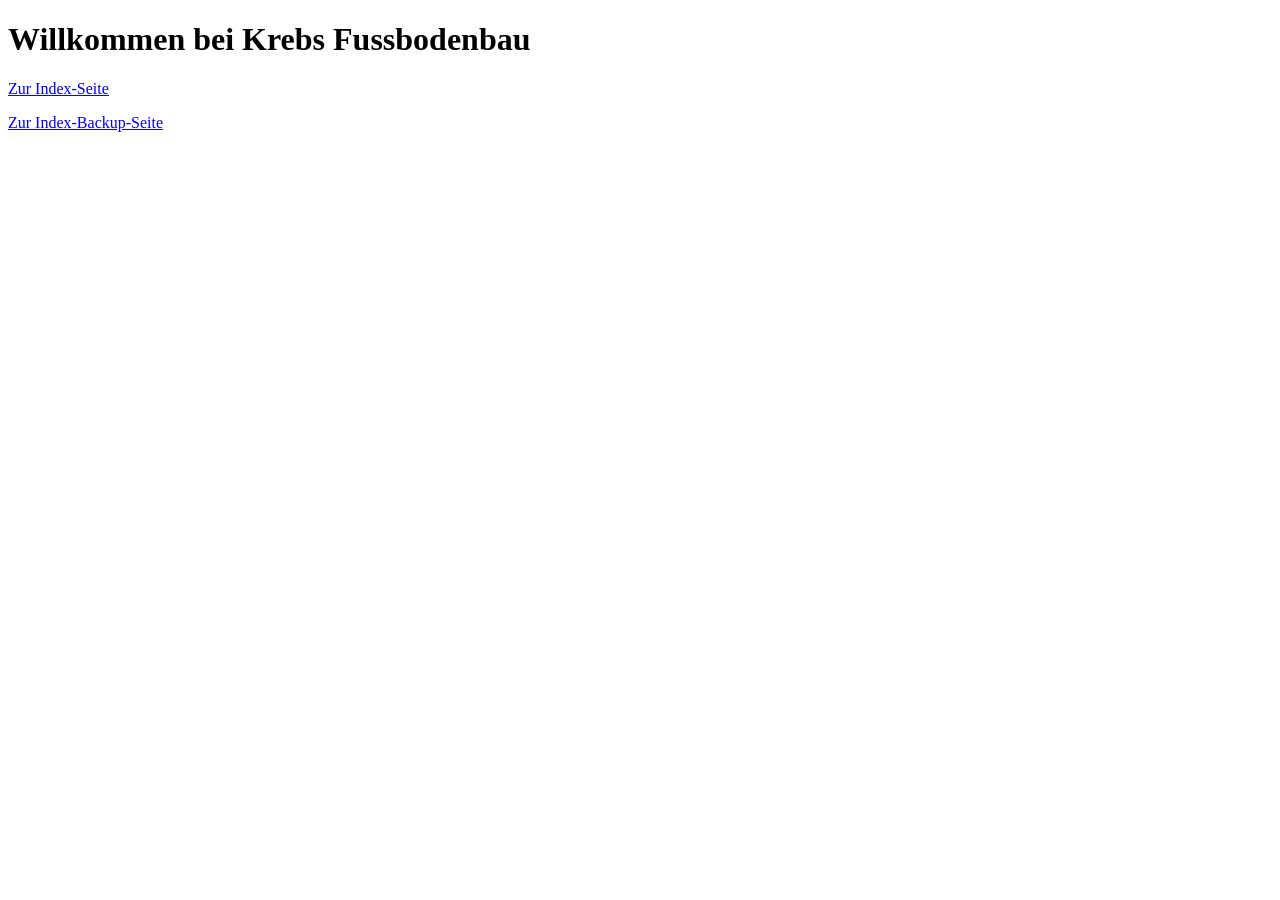
<file: start.html>
﻿<!DOCTYPE html>
<html lang="de">
<head>
    <meta charset="UTF-8">
    <title>Startseite</title>
</head>
<body>
    <h1>Willkommen bei Krebs Fussbodenbau</h1>
    <p><a href="index.html">Zur Index-Seite</a></p>
    <p><a href="index.backup.html">Zur Index-Backup-Seite</a></p>
</body>
</html>
</file>
<file: style.css>
:root{--dark:#292d26;--dark-soft:#353a32;--light:#f3f0e9;--ink:#292b25;--muted:#707267;--accent:#64765a;--accent-hover:#78866b;--brass:#ad956b;--line:#d5d2c8;--radius:16px}
*{box-sizing:border-box}
[hidden]{display:none!important}
html{scroll-behavior:smooth;scroll-padding-top:90px}
body{margin:0;font-family:Arial,Helvetica,sans-serif;color:var(--ink);background:var(--light);line-height:1.55}
img{display:block;max-width:100%}
a{color:inherit;text-decoration:none}
button,input,textarea{font:inherit}
button{cursor:pointer}
button:focus-visible,a:focus-visible,input:focus-visible,textarea:focus-visible{outline:3px solid var(--brass);outline-offset:3px}
.wrap{width:min(100% - 80px,1320px);margin-inline:auto}
.skip-link{position:fixed;top:8px;left:8px;z-index:200;background:#fff;color:#161816;padding:12px;transform:translateY(-150%)}
.skip-link:focus{transform:translateY(0)}
.site-header{position:absolute;inset:0 0 auto;z-index:20;color:#fff}
.header-inner{height:104px;display:flex;align-items:center;justify-content:space-between;gap:24px;border-bottom:1px solid #ffffff36}
.brand{display:inline-flex;align-items:center;gap:10px;line-height:1;color:#fff;flex-shrink:0}
.brand strong{display:block;font-size:27px;letter-spacing:.14em;font-weight:700}
.brand small{display:block;font-size:9px;letter-spacing:.11em;font-weight:700;margin-top:6px}
.brand img{width:47px;height:44px;object-fit:contain}
.navigation{display:flex;align-items:center;gap:clamp(20px,2.4vw,36px);font-size:13px;font-weight:700}
.navigation>a:not(.nav-cta){color:#e5e5e1;transition:color .2s}
.navigation>a:hover{color:#cfbf9e}
.nav-cta{background:var(--accent);color:white;padding:13px 20px;border-radius:6px}
.nav-cta span{margin-left:14px}
.menu-toggle{display:none}
.hero{min-height:760px;height:100svh;max-height:1050px;position:relative;display:flex;align-items:center;overflow:hidden;background:#171916;color:white}
.hero-image,.hero-shade{position:absolute;inset:0;width:100%;height:100%}
.hero-image{object-fit:cover;object-position:center 55%;translate:0 var(--hero-shift,0px);animation:hero-zoom 16s ease-out both}
.hero-shade{background:linear-gradient(90deg,rgba(15,17,15,.92) 0%,rgba(15,17,15,.72) 48%,rgba(15,17,15,.3) 100%),linear-gradient(0deg,rgba(15,17,15,.75),transparent 30%)}
.hero-content{position:relative;padding-top:100px}
.eyebrow{font-size:11px;font-weight:700;letter-spacing:.17em;text-transform:uppercase;color:var(--accent);margin:0 0 25px}
.hero .eyebrow,.section-dark .eyebrow{color:#c9b991}
h1,h2,h3,p{margin-top:0}
h1,h2{letter-spacing:-.055em;line-height:1.04}
h1{font-size:clamp(58px,7.3vw,106px);max-width:950px;margin:0 0 24px}
h1 span{color:#d2d3cc}
.hero-copy{max-width:500px;font-size:18px;line-height:1.7;color:#e3e3df;margin-bottom:32px}
.hero-actions{display:flex;gap:12px;flex-wrap:wrap}
.button{display:inline-flex;align-items:center;justify-content:center;gap:32px;min-height:54px;padding:15px 20px;border:1px solid transparent;border-radius:6px;font-size:13px;font-weight:700;transition:background .25s,transform .25s,border-color .25s}
.button:hover{transform:translateY(-3px)}
.button-accent{background:var(--accent);color:#fff}
.button-accent:hover{background:#4d6045}
.button-outline{border-color:#ffffff75;color:white;background:#15171538}
.button-outline:hover{background:#ffffff18;border-color:#fff}
.hero-bottom{position:absolute;bottom:32px;left:50%;transform:translateX(-50%);display:flex;justify-content:space-between;font-size:10px;font-weight:700;letter-spacing:.15em;color:#e2e2dc}
.hero-bottom a span{margin-left:15px;color:#c9b991}
.hero-reveal{animation:fade-up .8s both}
.hero-reveal:nth-child(2){animation-delay:.15s}.hero-reveal:nth-child(3){animation-delay:.3s}.hero-reveal:nth-child(4){animation-delay:.45s}
@keyframes fade-up{from{opacity:0;transform:translateY(22px)}to{opacity:1;transform:translateY(0)}}
@keyframes hero-zoom{from{transform:scale(1.13)}to{transform:scale(1.08)}}
.section-light,.section-dark{padding:clamp(85px,10vw,150px) 0}
.section-light{background:var(--light)}
.section-dark{background:var(--dark);color:#f4f4ef}
.section-heading{display:flex;align-items:end;justify-content:space-between;gap:40px;margin-bottom:60px}
.section-heading h2,.about h2,.contact h2{font-size:clamp(42px,5.5vw,76px);margin:0}
.section-heading h2 span,.contact h2 span{color:#90948b}
.section-dark h2 span{color:#8e938a}
.section-heading>p{max-width:330px;color:var(--muted);margin:0 0 6px;font-size:15px;line-height:1.8}
.section-dark .section-heading>p{color:#b4b8af}
.services{display:grid;grid-template-columns:repeat(4,1fr);gap:16px}
.service-card{grid-column:span 2;background:#fff;border-radius:var(--radius);overflow:hidden}
.service-image{height:300px;overflow:hidden;background:#d8d8d0}
.service-image img{width:100%;height:100%;object-fit:cover;transition:transform .7s}
.service-card:hover .service-image img,.gallery-item:hover img{transform:scale(1.045)}
.service-body{padding:32px}
.number{font-size:10px;letter-spacing:.13em;font-weight:700;color:var(--accent)}
.service-body h3,.service-small h3{font-size:28px;line-height:1.1;letter-spacing:-.035em;margin:19px 0 12px}
.service-body p,.service-small p{color:var(--muted);max-width:440px;font-size:14px;line-height:1.75}
.text-link{display:inline-flex;gap:30px;font-weight:700;font-size:12px;margin-top:15px;padding-bottom:5px;border-bottom:1px solid var(--accent)}
.text-link span{color:var(--accent)}
.service-small{grid-column:span 2;display:flex;gap:24px;background:#e6e6df;border-radius:var(--radius);padding:32px}
.service-icon{width:42px;height:42px;display:grid;place-items:center;flex-shrink:0;background:#fff;border-radius:50%;color:var(--accent);font-size:20px}
.about-grid{display:grid;grid-template-columns:1fr .85fr;gap:clamp(50px,10vw,150px);align-items:center}
.about-picture{position:relative;height:580px;border-radius:var(--radius);overflow:hidden}
.about-picture img{width:100%;height:100%;object-fit:cover}
.picture-note{position:absolute;bottom:18px;left:18px;right:18px;display:flex;justify-content:space-between;background:#181a18dd;padding:20px;color:#fff;font-size:10px;font-weight:700;letter-spacing:.13em;border-radius:8px}
.picture-note span:last-child{font-size:18px;color:#c9b991}
.about-copy>p:not(.eyebrow){color:#c4c6bf;line-height:1.85;font-size:15px;max-width:480px}
.about-copy h2{margin-bottom:30px}.about-copy .button{margin-top:20px}
.about-picture img,.area-map img{transition:transform 1.2s cubic-bezier(.2,.7,.2,1)}
.js .about-picture:not(.visible) img,.js .area-map:not(.visible) img{transform:scale(1.12)}
.values{display:grid;grid-template-columns:repeat(4,1fr);gap:30px;border-top:1px solid #ffffff30;margin-top:100px;padding-top:35px}
.values span{color:#c9b991;font-size:11px;font-weight:700;letter-spacing:.1em}
.values h3{font-size:16px;margin:28px 0 10px}.values p{font-size:13px;color:#b4b8af;line-height:1.7}
.gallery{display:grid;grid-template-columns:repeat(3,1fr);grid-auto-rows:330px;gap:16px}
.gallery-item{position:relative;overflow:hidden;border:0;padding:0;text-align:left;background:#c9cbc3;border-radius:var(--radius);color:#fff}
.gallery-wide{grid-column:span 2}
.gallery-item img{width:100%;height:100%;object-fit:cover;transition:transform .7s}
.gallery-item::after{content:"";position:absolute;inset:45% 0 0;background:linear-gradient(transparent,#101210b8)}
.gallery-item span{position:absolute;bottom:22px;left:24px;right:24px;z-index:1;display:flex;justify-content:space-between;font-size:11px;letter-spacing:.12em;font-weight:700}
.gallery-item b{font-size:20px}
.gallery-more{margin-top:24px;background:#1d201d;color:white}
.gallery-more:hover{background:#41463d}
.lightbox{position:fixed;max-width:min(95vw,1200px);max-height:95vh;border:0;border-radius:12px;padding:50px 16px 16px;background:#161816;color:white}
.lightbox::backdrop{background:#000d}
.lightbox img{max-width:100%;max-height:75vh;margin:auto;object-fit:contain}
.lightbox p{margin:12px 0 0;font-size:13px}
.lightbox-close{position:absolute;right:12px;top:6px;border:0;background:transparent;color:#fff;font-size:32px}
.service-area{background:#e5e7df}
.area-grid{display:grid;grid-template-columns:1fr 1fr;gap:clamp(50px,9vw,130px);align-items:center}
.area-copy h2{font-size:clamp(42px,5.5vw,76px);margin:0 0 28px}.area-copy h2 span{color:#858c80}
.area-copy>p:not(.eyebrow){max-width:480px;color:#666c62;line-height:1.8}
.area-places{display:flex;flex-wrap:wrap;gap:8px;list-style:none;padding:0;margin:25px 0}
.area-places li{padding:9px 13px;border:1px solid #c8cdc2;border-radius:30px;font-size:12px;font-weight:700}
.area-map{position:relative;display:grid;place-items:center;min-height:510px;padding:45px 35px 75px;border-radius:var(--radius);background:#20251f;overflow:hidden}
.area-map img{width:min(100%,520px);height:auto}
.area-map>span{position:absolute;bottom:25px;left:30px;right:30px;display:flex;justify-content:space-between;color:#f4f4ef;font-size:10px;font-weight:700;letter-spacing:.13em}
.area-map>span span{color:#c9b991;font-size:18px}
.process.section-dark{position:relative;padding:0}
.process-pin{padding:clamp(80px,9vw,130px) 0}
.process-layout{display:grid;grid-template-columns:minmax(300px,.8fr) minmax(0,1.2fr);gap:clamp(35px,6vw,88px);align-items:start}
.process-copy h2{font-size:clamp(40px,4.8vw,66px);margin:0 0 18px}
.process-lead{max-width:420px;margin:0 0 26px;color:#b4b8af;font-size:15px;line-height:1.75}
.process-list{margin:0;padding:0;list-style:none}
.process-step{display:grid;grid-template-columns:44px 1fr;align-items:center;gap:16px;padding:17px 0;border-bottom:1px solid #ffffff22;transition:opacity .45s}
.process-index{display:grid;width:44px;height:44px;place-items:center;border:1px solid #ffffff4d;border-radius:50%;color:#d9d8cd;font-size:11px;font-weight:700;transition:background .4s,border-color .4s,color .4s}
.process-step h3{margin:0 0 4px;font-size:19px;letter-spacing:-.02em}
.process-step p{margin:0;color:#b4b8af;font-size:13px;line-height:1.55}
.process-step.is-active .process-index{border-color:var(--accent-hover);background:var(--accent);color:#fff}
.process-stage{display:grid;gap:14px}
.stage-frame{position:relative;isolation:isolate;margin:0;aspect-ratio:16/10;overflow:hidden;border-radius:var(--radius);background:#3a3f36}
.stage-frame img{width:100%;height:100%;object-fit:cover}
.stage-frame[data-stage="0"] img{object-position:50% 72%}
.stage-frame::after{content:"";position:absolute;inset:35% 0 0;background:linear-gradient(transparent,rgba(20,22,18,.78))}
.stage-frame figcaption{position:absolute;z-index:2;inset:auto 0 0;display:grid;justify-items:start;gap:7px;padding:clamp(22px,3.5vw,48px);color:#fff;text-shadow:0 2px 14px #0008}
.stage-frame figcaption small{font-size:11px;font-weight:700;letter-spacing:.14em;text-transform:uppercase;color:#eee8d8}
.stage-frame figcaption span{font-size:clamp(38px,5vw,70px);font-weight:700;letter-spacing:-.05em;line-height:1}
.stage-frame figcaption em{font-style:normal;font-size:11px;line-height:1.4;color:#f2eee5}
.stage-guide{display:none}
.motion .process.section-dark{height:380vh}
.motion .process-pin{position:sticky;top:0;display:flex;align-items:center;height:100vh;height:100svh;padding:0;overflow:hidden}
.motion .process-layout{width:min(100% - 80px,1320px);align-items:center}
.motion .process-step{opacity:.4}
.motion .process-step.is-active{opacity:1}
.motion .process-stage{position:relative;display:block;height:min(70vh,640px);border-radius:var(--radius);overflow:hidden;box-shadow:0 30px 80px #0006}
.motion .stage-frame{position:absolute;inset:0;aspect-ratio:auto;border-radius:0;opacity:0}
.motion .stage-frame[data-stage="0"]{opacity:1}
.motion .stage-frame img{transform:scale(var(--zoom,1.06));will-change:transform}
.motion .stage-guide{display:block;position:absolute;z-index:3;inset:0 0 auto;padding:24px clamp(22px,3.5vw,48px) 25px;background:linear-gradient(#171b16b8,transparent)}
.stage-guide-label{display:flex;align-items:center;justify-content:space-between;margin-bottom:15px;color:#fff;font-size:11px;font-weight:700;letter-spacing:.1em;text-transform:uppercase;text-shadow:0 1px 8px #0009}
.stage-guide-label span:last-child{font-size:20px;line-height:1}
.stage-progress{height:5px;border-radius:5px;background:#ffffff80}
.stage-progress span{position:relative;display:block;height:100%;width:calc(var(--stage-progress,0) * 100%);border-radius:5px;background:#f2e7ca}
.stage-progress span::after{content:"";position:absolute;top:50%;right:0;width:14px;height:14px;border:3px solid #fff;border-radius:50%;background:#c9b991;box-shadow:0 1px 8px #0008;transform:translate(50%,-50%)}
.contact-grid{display:grid;grid-template-columns:.8fr 1fr;gap:clamp(50px,10vw,150px);align-items:start}
.contact-copy>p:not(.eyebrow){max-width:410px;color:var(--muted);margin:28px 0 40px;line-height:1.8}
.contact-details{display:grid;gap:25px}.contact-details span{display:block;color:#8a8d85;font-weight:700;font-size:10px;letter-spacing:.12em;margin-bottom:6px}
.contact-details a{font-size:17px;font-weight:700;overflow-wrap:anywhere}.contact-details p{font-size:15px;margin:0}
.contact-details .route-link{display:inline-block;margin-top:8px;color:#4f6648;font-size:12px}
.form-card{background:white;border-radius:var(--radius);padding:clamp(24px,4vw,48px);box-shadow:0 18px 70px #1c211414}
.form-top{display:flex;justify-content:space-between;gap:10px;font-size:10px;letter-spacing:.12em;font-weight:700;color:#777b72}
.progress{height:3px;background:#e4e6df;margin:16px 0 38px}.progress span{display:block;height:100%;width:20%;background:var(--accent);transition:width .3s}
fieldset{border:0;padding:0;margin:0;min-width:0}fieldset[hidden]{display:none}
legend{font-size:clamp(25px,3vw,34px);line-height:1.15;letter-spacing:-.04em;font-weight:700;padding:0}
fieldset>p{color:#72766e;font-size:14px;margin:12px 0 24px}
.choices{display:grid;grid-template-columns:1fr 1fr;gap:10px}
.choices label{position:relative}.choices input{position:absolute;opacity:0;width:1px;height:1px}
.choices label span{height:100%;min-height:80px;display:flex;align-items:center;justify-content:space-between;gap:10px;padding:15px;border:1px solid #dcdfd7;border-radius:8px;font-size:13px;font-weight:700;cursor:pointer}
.choices label b{color:var(--accent)}
.choices input:checked+span{border-color:var(--accent);background:#eff2eb}
.choices input:focus-visible+span{outline:3px solid var(--brass);outline-offset:3px}
.fields{display:grid;gap:16px}.fields label{display:grid;gap:7px;font-size:12px;font-weight:700}
.fields input,.fields textarea{width:100%;padding:13px;border:1px solid #d5d9d1;border-radius:6px;background:#fafbf8;color:#1d201d;resize:vertical}
.summary{margin:0}.summary div{display:grid;grid-template-columns:minmax(100px,.7fr) 1fr;gap:15px;padding:10px 0;border-bottom:1px solid #eceee8;font-size:13px}
.summary dt{font-weight:700}.summary dd{margin:0;overflow-wrap:anywhere;white-space:pre-wrap}
.form-note{font-size:12px!important;line-height:1.6!important;color:#595e55!important}.form-note a{text-decoration:underline}
.form-actions{display:flex;justify-content:space-between;gap:12px;margin-top:30px}.form-actions .button-accent{margin-left:auto}
.button-back{background:#f1f2ed;color:#242821}.button-back:hover{background:#e2e5dd}
.footer{padding:70px 0 0}.footer-grid{display:grid;grid-template-columns:2fr 1fr 1.4fr 1fr;gap:40px}
.footer-grid h2{font-size:11px;letter-spacing:.12em;text-transform:uppercase;margin-bottom:22px}
.footer-grid p,.footer-grid a:not(.brand){display:block;color:#b9bdb4;font-size:13px;margin:0 0 10px;overflow-wrap:anywhere}
.footer-grid>div:first-child p{margin-top:24px}
.footer-bottom{display:flex;justify-content:space-between;gap:15px;border-top:1px solid #ffffff24;padding:25px 0;margin-top:50px;color:#a6aaa1;font-size:11px}
.footer-bottom span{letter-spacing:.12em}
.legal{padding:35px 0;border-top:1px solid #ffffff18}.legal h2{font-size:24px}.legal p{max-width:750px;color:#bdc1b8;font-size:13px}
.mobile-contact{display:none}
.js .reveal{opacity:0;transform:translateY(32px);transition:opacity .8s cubic-bezier(.2,.7,.2,1),transform .8s cubic-bezier(.2,.7,.2,1)}
.js .reveal.visible{opacity:1;transform:none}
.js .services>.reveal:nth-child(2),.js .gallery>.reveal:nth-child(2),.js .values>.reveal:nth-child(2){transition-delay:.12s}
.js .services>.reveal:nth-child(3),.js .gallery>.reveal:nth-child(3),.js .values>.reveal:nth-child(3){transition-delay:.24s}
.js .services>.reveal:nth-child(4),.js .gallery>.reveal:nth-child(4),.js .values>.reveal:nth-child(4){transition-delay:.36s}
.js .gallery-item.reveal:not(.visible) img,.js .service-card:not(.visible) .service-image img{transform:scale(1.07)}
.gallery-new{animation:fade-up .7s cubic-bezier(.2,.7,.2,1) both;animation-delay:calc(var(--i,0) * .035s)}
@media(max-width:1000px){
  .wrap{width:min(100% - 48px,1320px)}
  .menu-toggle{display:grid;gap:6px;padding:12px;border:1px solid #ffffff6b;border-radius:6px;background:#181a18b3;color:white}
  .menu-toggle span{display:block;width:22px;height:2px;background:currentColor}
  .navigation{display:none;position:absolute;top:88px;left:24px;right:24px;padding:20px;background:#20221f;border:1px solid #ffffff25;border-radius:10px;align-items:stretch;flex-direction:column;gap:0;box-shadow:0 20px 50px #0006}
  .navigation.open{display:flex}.navigation a{padding:13px}.navigation .nav-cta{margin-top:10px}
  .header-inner{height:88px}
  .about-grid,.contact-grid,.area-grid{gap:45px}
  .about-picture{height:500px}
  .values{grid-template-columns:repeat(2,1fr)}
  .process-layout{grid-template-columns:minmax(0,1fr);gap:28px}
  .motion .process.section-dark{height:340vh}
  .motion .process-layout{display:flex;flex-direction:column;align-items:stretch;justify-content:center;gap:14px;width:calc(100% - 36px);height:100%;padding:26px 0 76px}
  .motion .process-copy{display:contents}
  .motion .process-copy .eyebrow{order:1;margin:0}
  .motion .process-copy h2{order:2;margin:0;font-size:clamp(30px,8.5vw,44px)}
  .motion .process-lead{display:none}
  .motion .process-stage{order:3;height:min(44svh,430px)}
  .motion .process-list{order:4}
  .motion .process-step:not(.is-active){display:none}
  .motion .process-step{padding:12px 0;border-bottom:0}
  .footer-grid{grid-template-columns:repeat(2,1fr)}
}
@media(max-width:600px){
  html{scroll-padding-top:20px}
  body{padding-bottom:66px}
  .wrap{width:calc(100% - 36px)}
  .header-inner{height:78px}.brand strong{font-size:23px}.brand small{font-size:8px}.brand img{width:40px;height:38px}
  .navigation{top:72px;left:18px;right:18px}
  .hero{min-height:100svh;height:auto;max-height:none;align-items:center}
  .hero-image{object-position:58% center}.hero-shade{background:linear-gradient(90deg,#101210e8,#1012108a),linear-gradient(0deg,#101210c9,transparent 35%)}
  .hero-content{padding-top:145px;padding-bottom:170px}h1{font-size:clamp(48px,13vw,68px)}.hero-copy{font-size:16px}.hero-actions{display:grid;grid-template-columns:1fr 1fr;gap:8px}.hero-actions .button{gap:8px;padding:14px 10px;font-size:12px}
  .hero-bottom{bottom:80px;font-size:9px}.hero-bottom>span{max-width:150px}
  .section-light,.section-dark{padding:78px 0}
  .section-heading{display:block;margin-bottom:38px}.section-heading>p{margin-top:20px}
  .section-heading h2,.about h2,.contact h2{font-size:clamp(34px,10.5vw,55px)}
  .services{display:block}.service-card,.service-small{margin-bottom:12px}.service-image{height:220px}.service-body,.service-small{padding:25px}.service-body h3,.service-small h3{font-size:25px}
  .about-grid,.contact-grid,.area-grid{grid-template-columns:minmax(0,1fr)}.about-picture{height:380px}.about-copy{order:-1}.values{gap:20px;margin-top:60px}.values h3{margin-top:16px}
  .area-copy h2{font-size:clamp(34px,10.5vw,55px)}.area-map{min-height:0;padding:35px 25px 75px}
  .gallery{grid-template-columns:1fr 1fr;grid-auto-rows:220px;gap:10px}.gallery-wide{grid-column:span 2}.gallery-item span{left:16px;right:16px;bottom:16px;font-size:9px}
  .process-pin{padding:70px 0}
  .stage-frame figcaption{padding:20px}
  .stage-frame figcaption span{font-size:clamp(36px,10vw,50px)}
  .stage-frame figcaption small{font-size:10px}
  .stage-frame figcaption em{font-size:10px}
  .motion .stage-guide{padding:18px 20px 24px}
  .stage-guide-label{font-size:10px;margin-bottom:12px}
  .contact-grid{gap:35px}.form-card{padding:25px 20px}.choices label span{min-height:72px;font-size:12px}
  .footer{padding:60px 0 0}.footer-grid{gap:35px 20px}.footer-bottom span{display:none}.legal{padding:28px 0}
  .mobile-contact{display:flex;position:fixed;bottom:0;left:0;right:0;z-index:15;align-items:center;justify-content:center;gap:18px;min-height:60px;padding:12px 20px calc(12px + env(safe-area-inset-bottom));background:#566a4e;color:white;font-size:14px;font-weight:700;box-shadow:0 -4px 20px #0002}
}
@media(max-width:360px){.hero-actions,.choices{grid-template-columns:1fr}.hero-actions .button{justify-content:space-between;padding-inline:18px}}
@media(prefers-reduced-motion:reduce){html{scroll-behavior:auto}*,*::before,*::after{animation-duration:.01ms!important;animation-iteration-count:1!important;transition-duration:.01ms!important}.js .reveal{opacity:1;transform:none}.hero-image{translate:none}.js .about-picture:not(.visible) img,.js .area-map:not(.visible) img{transform:none}}
</file>
